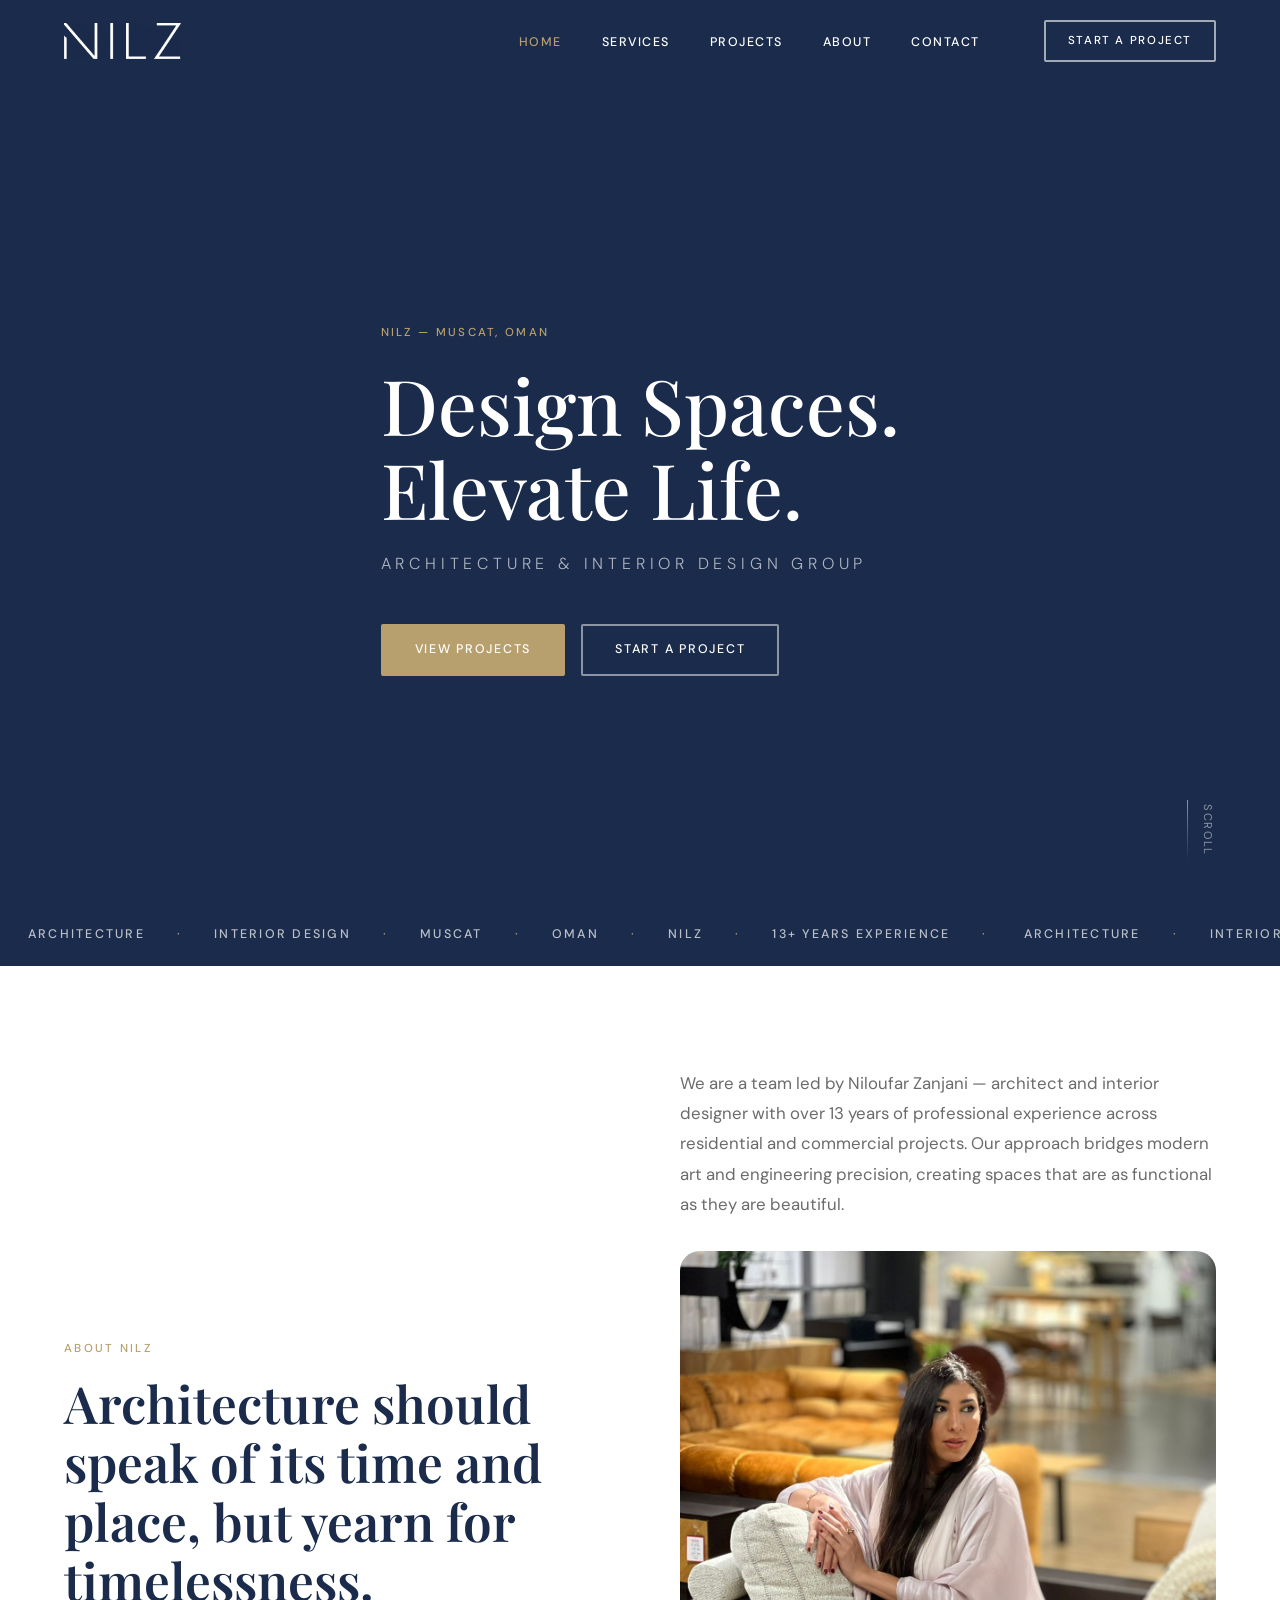
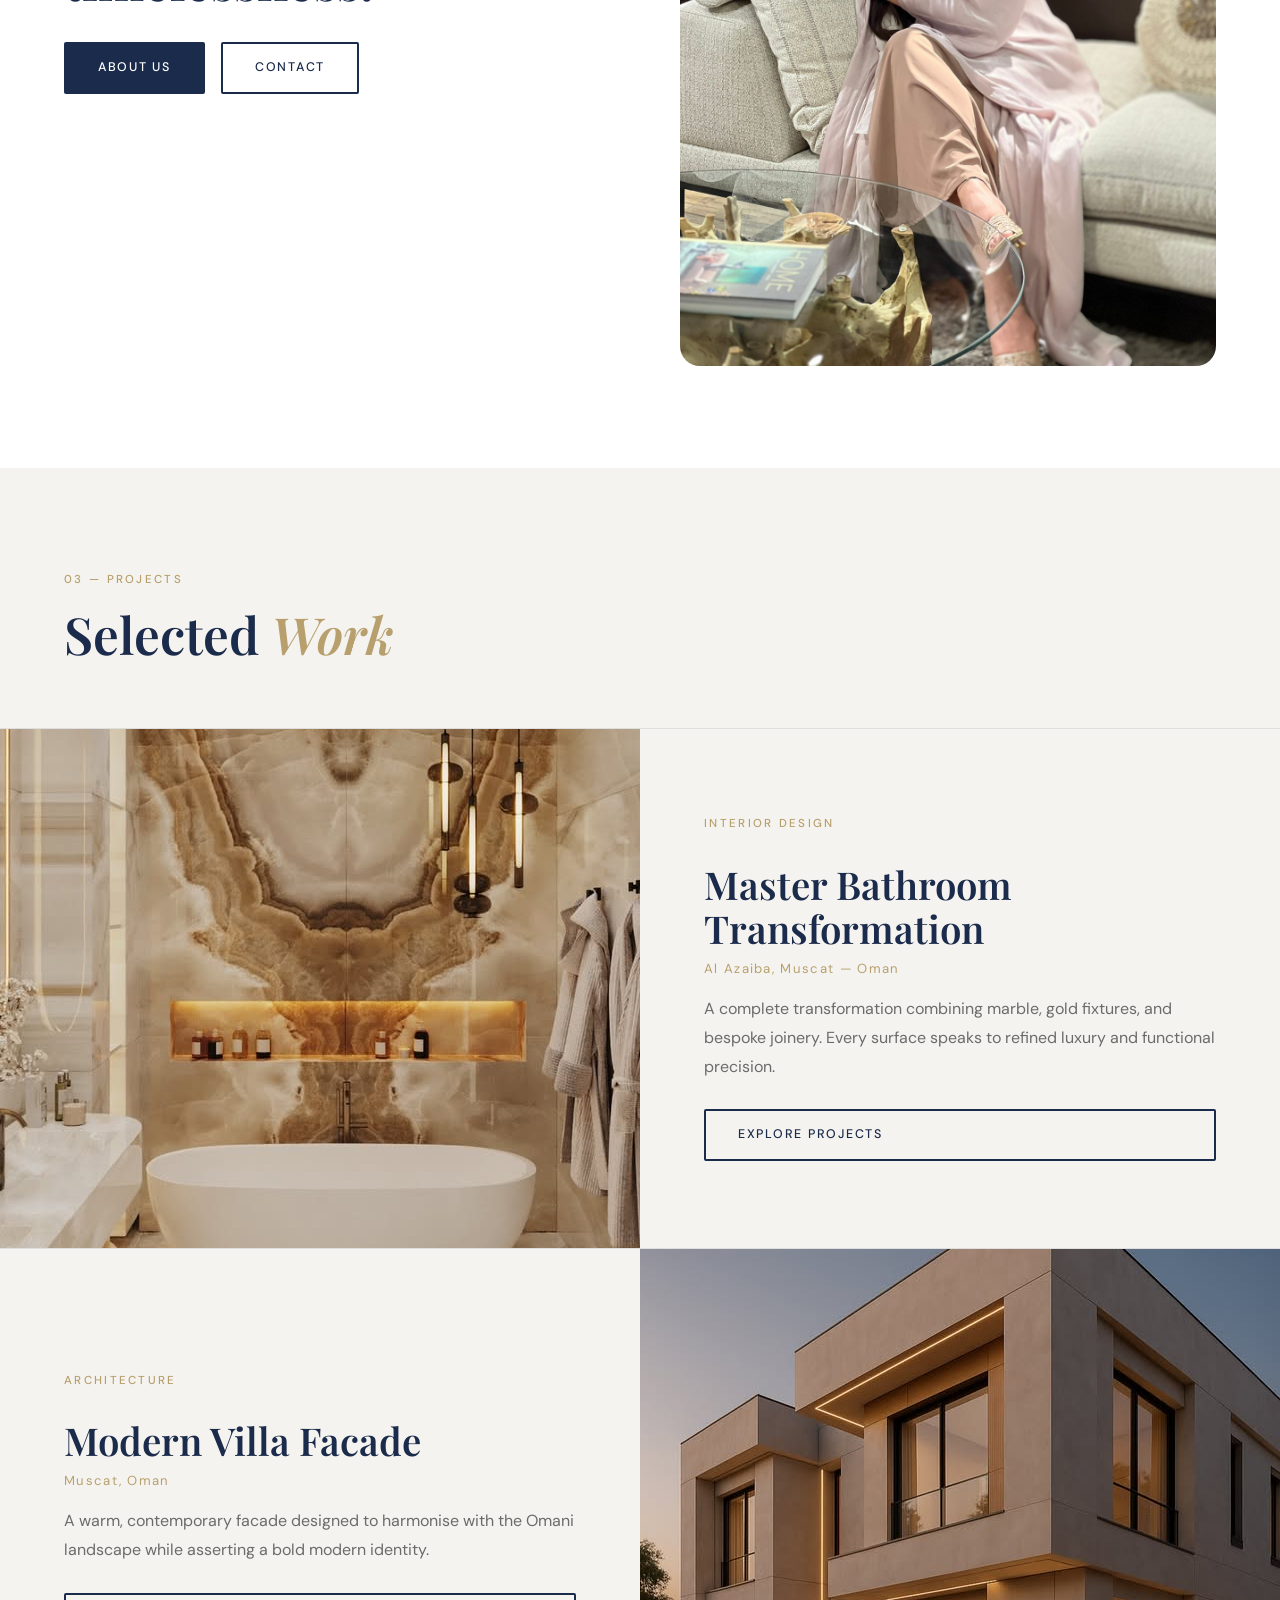
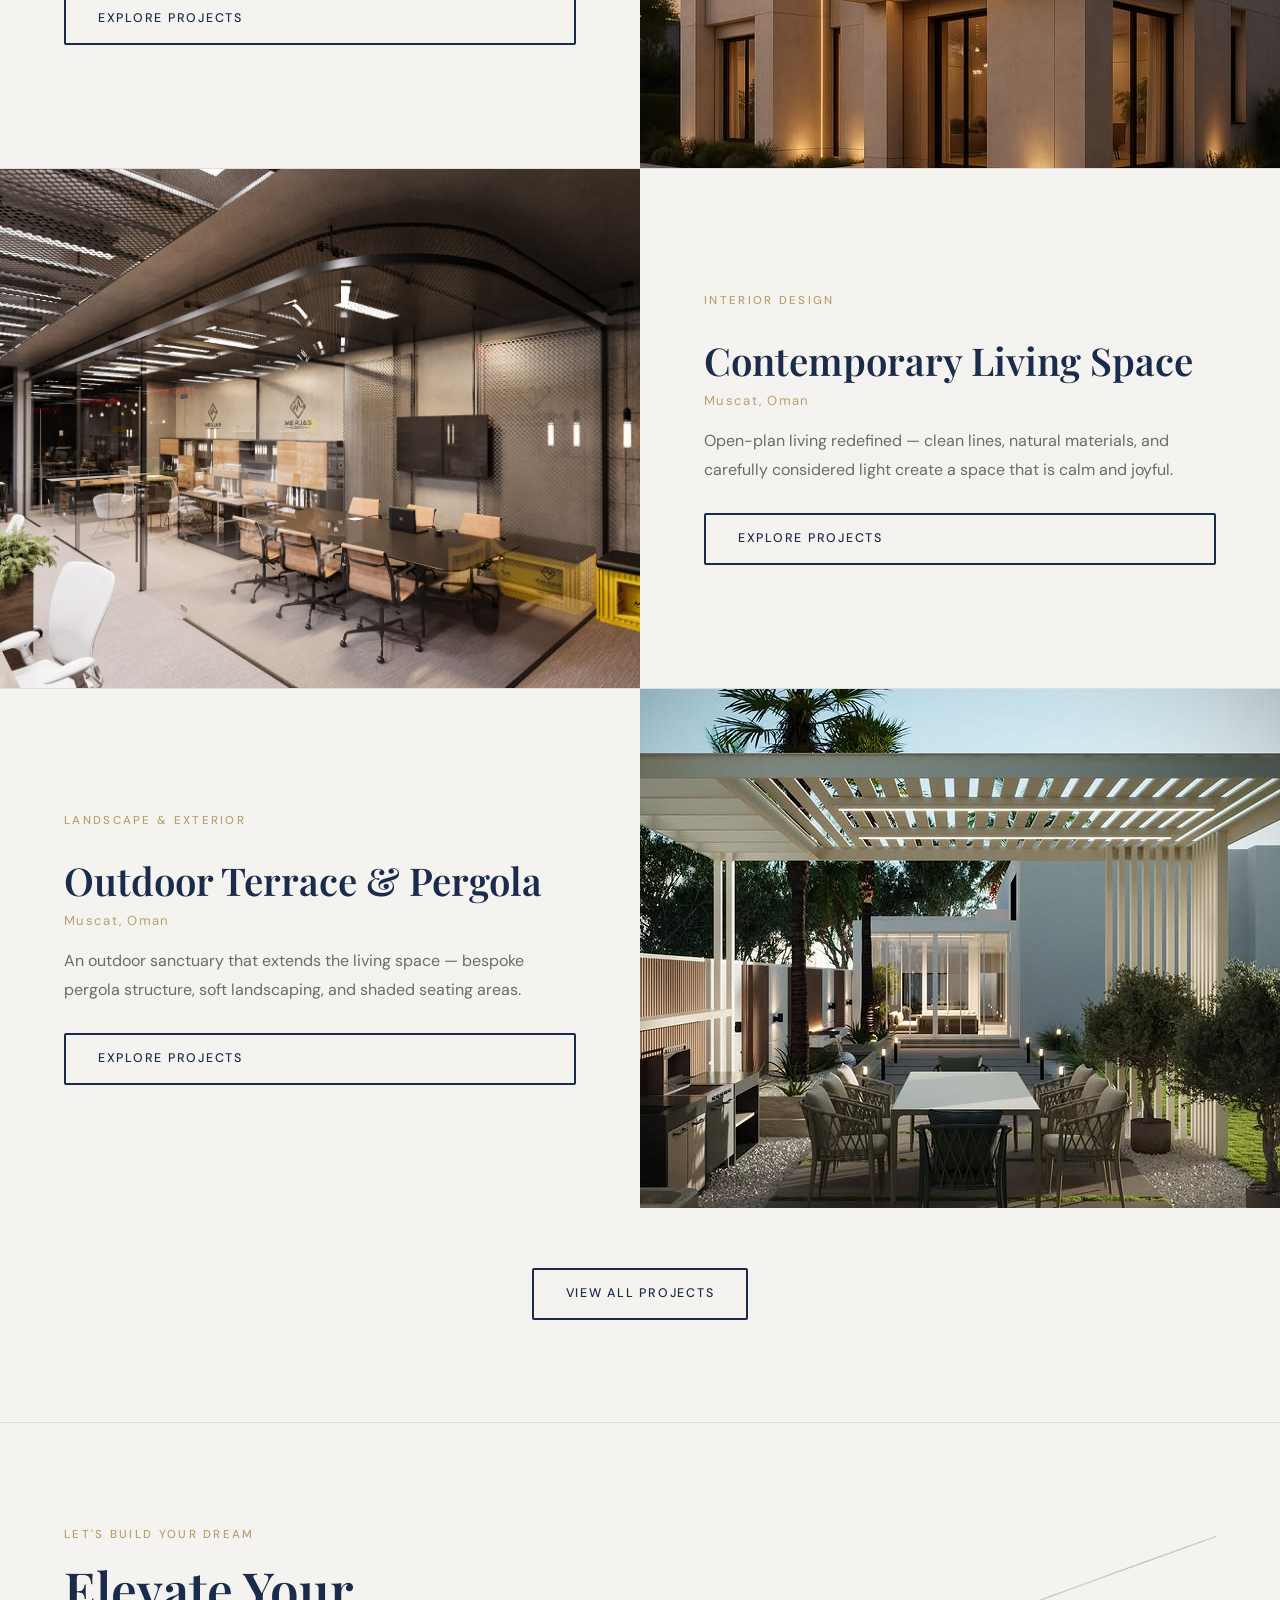
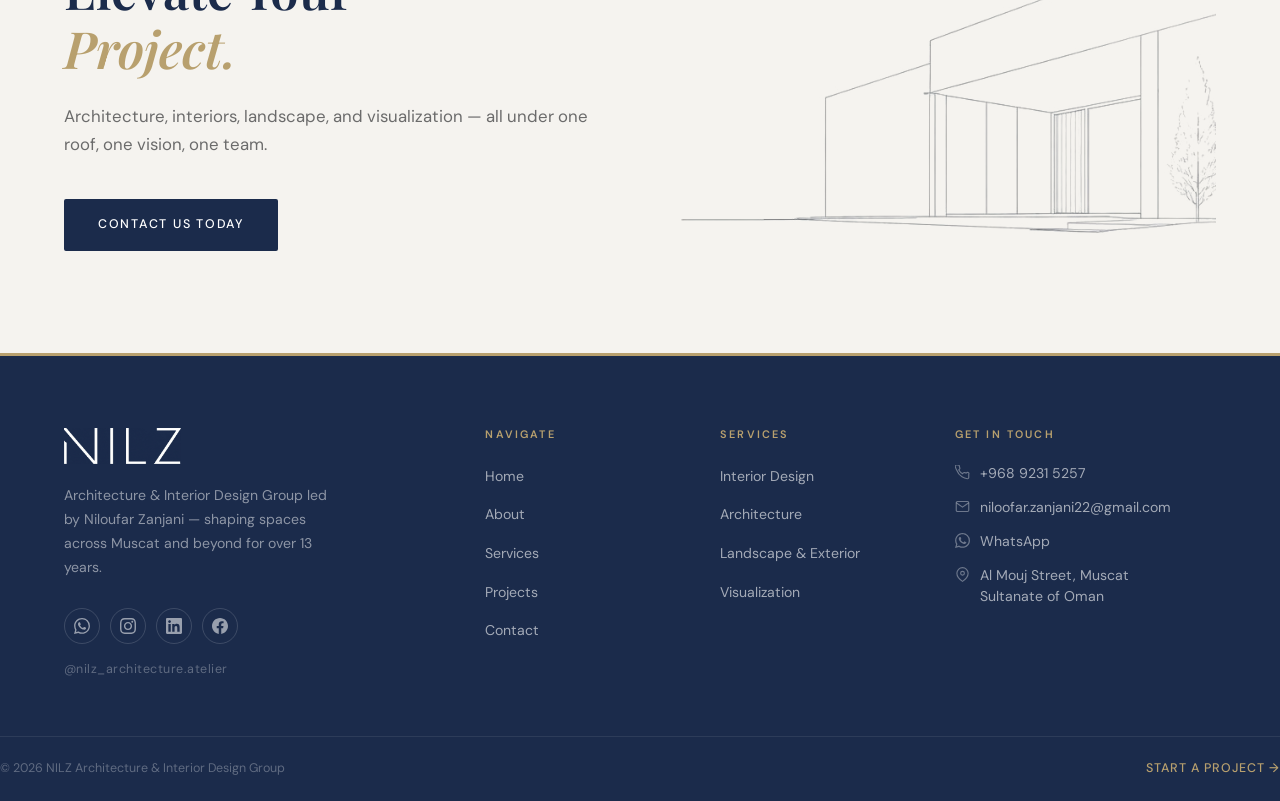
<file: index.html>
<!DOCTYPE html>
<html lang="en">
<head>
  <meta charset="UTF-8">
  <meta name="viewport" content="width=device-width, initial-scale=1.0">
  <title>NILZ — Architecture & Interior Design Group</title>
  <meta name="description" content="Niloufar Zanjani — Architect & Interior Designer based in Muscat, Oman.">
  <link rel="icon" type="image/png" href="assets/images/logo.png">
  <link rel="preconnect" href="https://fonts.googleapis.com">
  <link rel="preconnect" href="https://fonts.gstatic.com" crossorigin>
  <link href="https://fonts.googleapis.com/css2?family=Playfair+Display:ital,wght@0,500;0,600;1,500;1,600&family=DM+Sans:wght@300;400;500&display=swap" rel="stylesheet">
  <link rel="stylesheet" href="css/style.css">
</head>
<body class="hero-page">

  <!-- ── Hero ───────────────────────────── -->
  <section id="hero" class="hero-section">
    <video class="hero-video" autoplay muted loop playsinline>
      <source src="assets/images/hero.mp4" type="video/mp4">
    </video>
    <div class="hero-overlay"></div>
    <div class="hero-content container">
      <p class="hero-eyebrow fade-up">NILZ — Muscat, Oman</p>
      <h1 class="hero-headline display fade-up delay-1" data-cms="hero_headline">Design Spaces.<br>Elevate Life.</h1>
      <p class="hero-sub fade-up delay-2" data-cms="hero_sub">Architecture &amp; Interior Design Group</p>
      <div class="hero-actions fade-up delay-3">
        <a href="projects.html" class="btn btn--gold">View Projects</a>
        <a href="contact.html" class="btn btn--outline-light">Start a Project</a>
      </div>
    </div>
    <div class="hero-scroll-hint">
      <span>Scroll</span>
      <div class="hero-scroll-line"></div>
    </div>
  </section>

  <!-- ── Marquee ─────────────────────────── -->
  <div class="marquee-track" aria-hidden="true">
    <div class="marquee-inner">
      <span>Architecture</span><span class="marquee-dot">·</span>
      <span>Interior Design</span><span class="marquee-dot">·</span>
      <span>Muscat</span><span class="marquee-dot">·</span>
      <span>Oman</span><span class="marquee-dot">·</span>
      <span>NILZ</span><span class="marquee-dot">·</span>
      <span>13+ Years Experience</span><span class="marquee-dot">·</span>
    </div>
  </div>

  <!-- ── About teaser ────────────────────── -->
  <section class="section section--white about-teaser">
    <div class="container about-teaser__inner">
      <div class="about-teaser__left">
        <span class="section-tag">About NILZ</span>
        <h2 class="section-title fade-up" data-cms="about_quote">Architecture should speak of its time and place, but yearn for timelessness.</h2>
        <div class="about-teaser__actions fade-up delay-1">
          <a href="about.html" class="btn btn--solid">About Us</a>
          <a href="contact.html" class="btn btn--outline">Contact</a>
        </div>
      </div>
      <div class="about-teaser__right fade-up">
        <p data-cms="about_body">We are a team led by Niloufar Zanjani — architect and interior designer with over 13 years of professional experience.</p>
        <img src="assets/images/portrait.jpg" alt="Niloufar Zanjani" class="about-teaser__img">
      </div>
    </div>
  </section>

  <!-- ── Stacked project cards ───────────── -->
  <section class="section section--cream stacked-projects">
    <div class="container">
      <span class="section-tag">03 — Projects</span>
      <h2 class="section-title fade-up">Selected <em>Work</em></h2>
    </div>
    <div id="home-projects" class="stacked-projects__list"></div>
    <div class="container" style="text-align:center;margin-top:60px">
      <a href="projects.html" class="btn btn--outline fade-up">View All Projects</a>
    </div>
  </section>

  <!-- ── Rotating 360° ───────────────────── -->
  <div id="rotating-text-placeholder"></div>


  <script src="https://identity.netlify.com/v1/netlify-identity-widget.js"></script>
  <script>
    if (window.netlifyIdentity) {
      window.netlifyIdentity.on("init", user => {
        if (!user) window.netlifyIdentity.on("login", () => document.location.href = "/admin/");
      });
    }
  </script>
  <script type="module">
    import { initHeader } from './js/components/header.js';
    import { initFooter } from './js/components/footer.js';
    import { initRotatingText } from './js/components/rotating-text.js';
    import { renderHomeProjects, renderSiteContent } from './js/content.js';
    import { init as initMain } from './js/main.js';

    initHeader();
    initFooter();
    initRotatingText('#rotating-text-placeholder', {
      tag:            "Let's Build Your Dream",
      headline:       'Elevate Your',
      headlineEm:     'Project.',
      sub:            'Architecture, interiors, landscape, and visualization — all under one roof, one vision, one team.',
      ctaLabel:       'Contact Us Today',
      ctaHref:        'contact.html',
      decorativeImage:'assets/images/line-art-hero.png',
    });
    await renderHomeProjects('#home-projects');
    await renderSiteContent('home');
    initMain();
  </script>
</body>
</html>
</file>
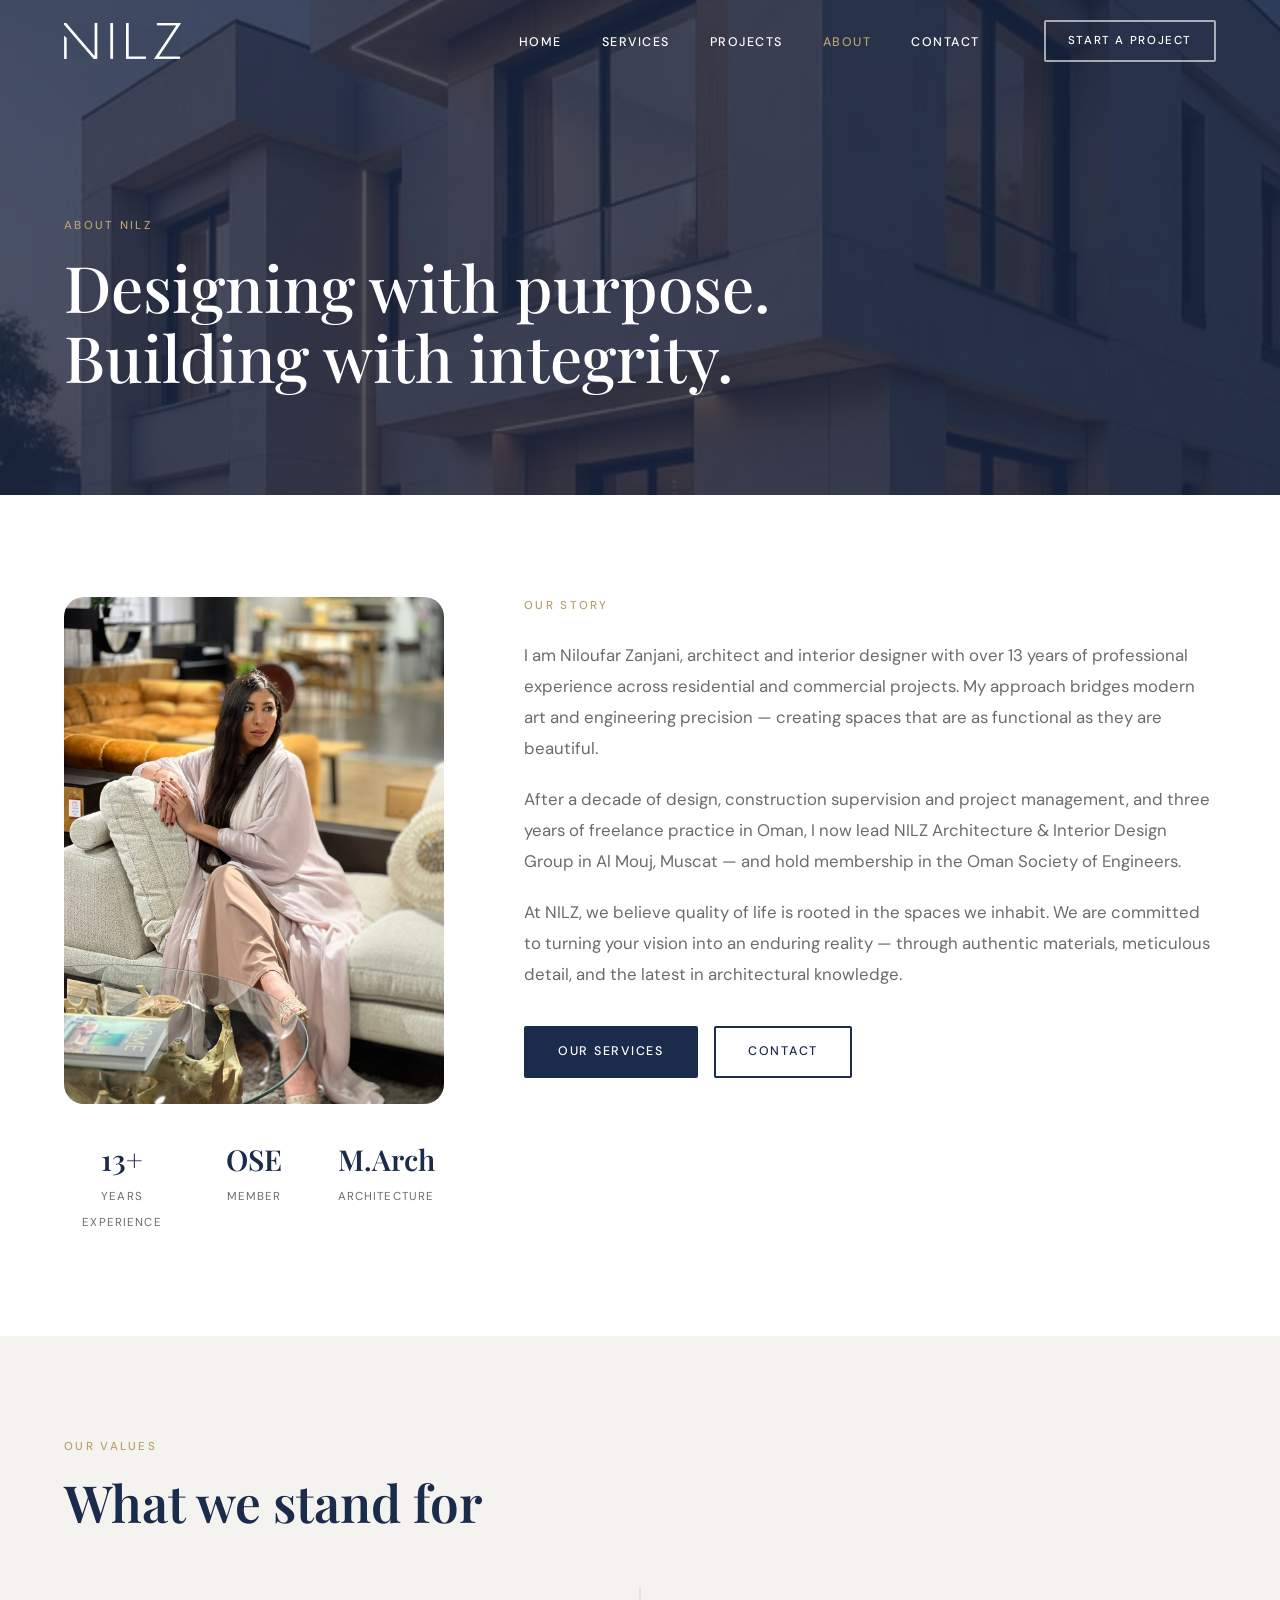
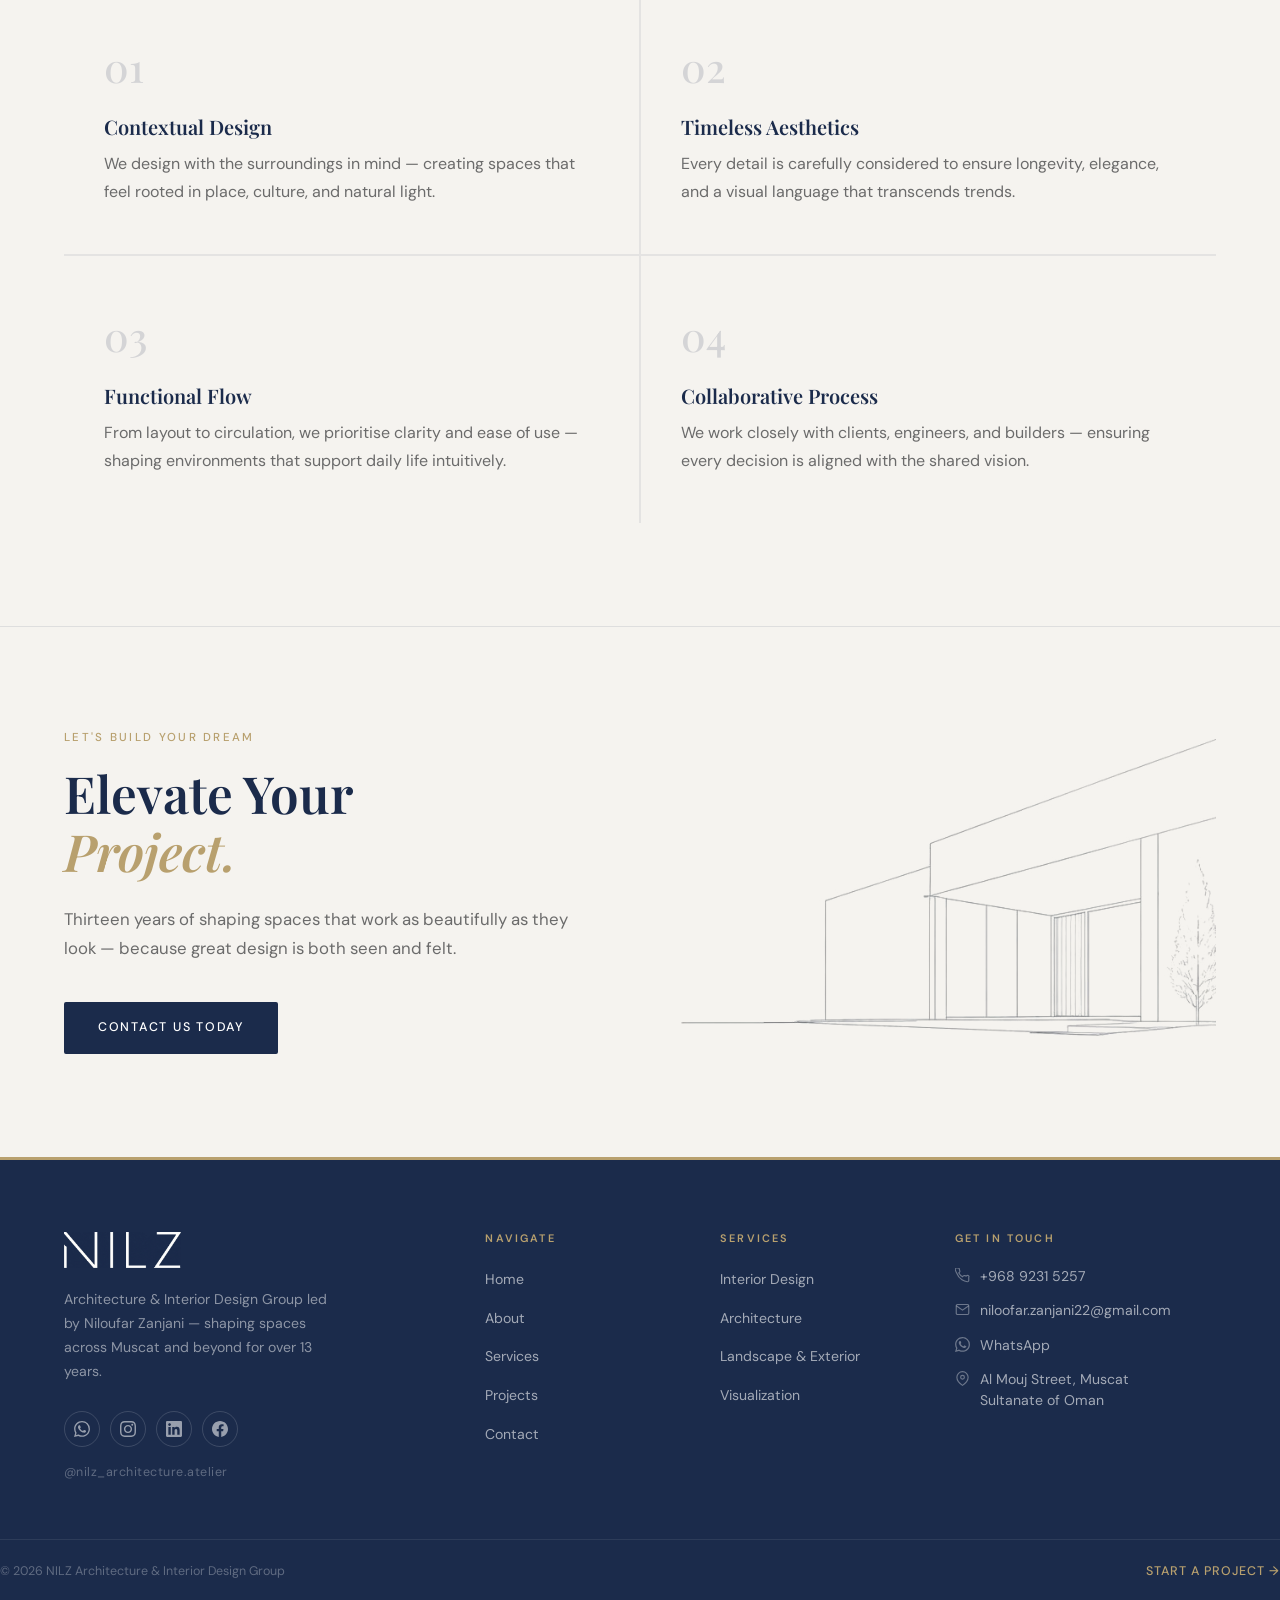
<file: about.html>
<!DOCTYPE html>
<html lang="en">
<head>
  <meta charset="UTF-8">
  <meta name="viewport" content="width=device-width, initial-scale=1.0">
  <title>About — NILZ Architecture & Interior Design Group</title>
  <link rel="icon" type="image/png" href="assets/images/logo.png">
  <link rel="preconnect" href="https://fonts.googleapis.com">
  <link rel="preconnect" href="https://fonts.gstatic.com" crossorigin>
  <link href="https://fonts.googleapis.com/css2?family=Playfair+Display:ital,wght@0,500;0,600;1,500;1,600&family=DM+Sans:wght@300;400;500&display=swap" rel="stylesheet">
  <link rel="stylesheet" href="css/style.css">
</head>
<body>

  <!-- ── Page hero ───────────────────────── -->
  <section class="page-hero">
    <img src="assets/images/project-2.jpg" alt="" class="page-hero__bg">
    <div class="page-hero__content">
      <span class="section-tag page-hero__tag">About NILZ</span>
      <h1 class="page-hero__title display" data-cms="hero_title">Designing with purpose.<br>Building with integrity.</h1>
    </div>
  </section>

  <!-- ── Bio ─────────────────────────────── -->
  <section class="section section--white about-bio">
    <div class="container about-bio__inner">
      <div class="about-bio__photo fade-up">
        <img src="assets/images/portrait.jpg" alt="Niloufar Zanjani" class="about-bio__img">
        <div class="about-bio__stats">
          <div class="stat-item"><span class="stat-number">13+</span><span class="stat-label">Years Experience</span></div>
          <div class="stat-item"><span class="stat-number">OSE</span><span class="stat-label">Member</span></div>
          <div class="stat-item"><span class="stat-number">M.Arch</span><span class="stat-label">Architecture</span></div>
        </div>
      </div>
      <div class="about-bio__text">
        <span class="section-tag">Our Story</span>
        <p class="fade-up" data-cms="bio_1">I am Niloufar Zanjani, architect and interior designer with over 13 years of professional experience.</p>
        <p class="fade-up delay-1" data-cms="bio_2">After a decade of design, construction supervision and project management, and three years of freelance practice in Oman, I now lead NILZ Architecture & Interior Design Group in Al Mouj, Muscat.</p>
        <p class="fade-up delay-2" data-cms="bio_3">At NILZ, we believe quality of life is rooted in the spaces we inhabit.</p>
        <div style="display:flex;gap:16px;margin-top:36px" class="fade-up delay-3">
          <a href="services.html" class="btn btn--solid">Our Services</a>
          <a href="contact.html" class="btn btn--outline">Contact</a>
        </div>
      </div>
    </div>
  </section>

  <!-- ── Values ──────────────────────────── -->
  <section class="section section--cream values-section">
    <div class="container">
      <span class="section-tag">Our Values</span>
      <h2 class="section-title fade-up">What we stand for</h2>
      <div class="values-grid" id="values-grid">
        <!-- rendered by content.js -->
      </div>
    </div>
  </section>

  <!-- ── Rotating 360° ───────────────────── -->
  <div id="rotating-text-placeholder"></div>


  <script src="https://identity.netlify.com/v1/netlify-identity-widget.js"></script>
  <script>
    if (window.netlifyIdentity) {
      window.netlifyIdentity.on("init", user => {
        if (!user) window.netlifyIdentity.on("login", () => document.location.href = "/admin/");
      });
    }
  </script>
  <script type="module">
    import { initHeader } from './js/components/header.js';
    import { initFooter } from './js/components/footer.js';
    import { initRotatingText } from './js/components/rotating-text.js';
    import { loadSite, renderSiteContent } from './js/content.js';
    import { init as initMain } from './js/main.js';

    initHeader();
    initFooter();
    initRotatingText('#rotating-text-placeholder', {
      tag:            "Let's Build Your Dream",
      headline:       'Elevate Your',
      headlineEm:     'Project.',
      sub:            'Thirteen years of shaping spaces that work as beautifully as they look — because great design is both seen and felt.',
      ctaLabel:       'Contact Us Today',
      ctaHref:        'contact.html',
      decorativeImage:'assets/images/line-art-hero.png',
    });

    // Render values from site.json
    const site = await loadSite();
    const values = site.about.values;
    document.getElementById('values-grid').innerHTML = values.map(v => `
      <div class="value-card fade-up">
        <span class="value-number">${v.number}</span>
        <h3 class="value-title">${v.title}</h3>
        <p class="value-body">${v.body}</p>
      </div>`).join('');

    await renderSiteContent('about');
    initMain();
  </script>
</body>
</html>
</file>
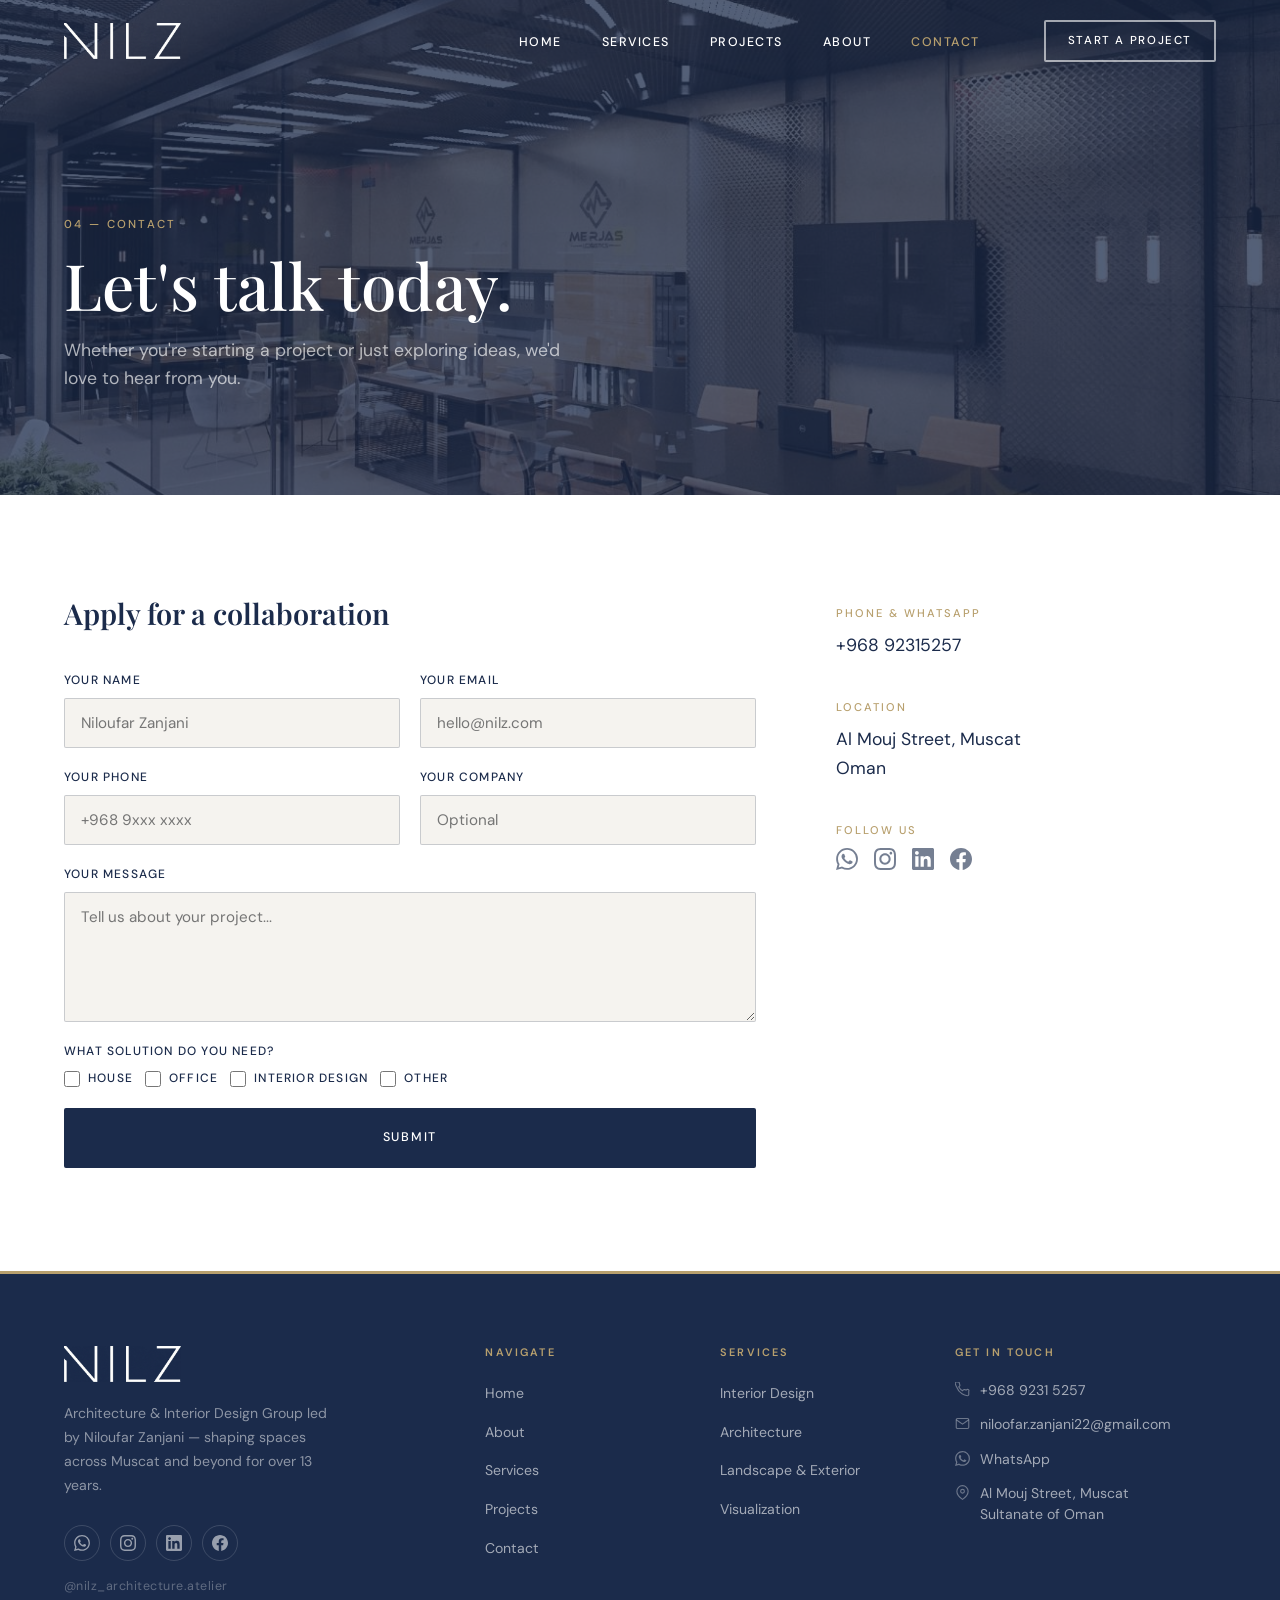
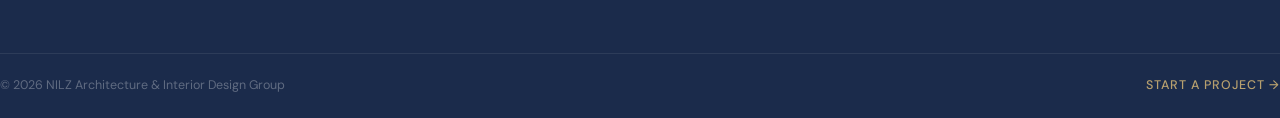
<file: contact.html>
<!DOCTYPE html>
<html lang="en">
<head>
  <meta charset="UTF-8">
  <meta name="viewport" content="width=device-width, initial-scale=1.0">
  <title>Contact — NILZ Architecture & Interior Design Group</title>
  <link rel="icon" type="image/png" href="assets/images/logo.png">
  <link rel="preconnect" href="https://fonts.googleapis.com">
  <link rel="preconnect" href="https://fonts.gstatic.com" crossorigin>
  <link href="https://fonts.googleapis.com/css2?family=Playfair+Display:ital,wght@0,500;0,600;1,500;1,600&family=DM+Sans:wght@300;400;500&display=swap" rel="stylesheet">
  <link rel="stylesheet" href="css/style.css">
</head>
<body>

  <section class="page-hero">
    <img src="assets/images/project-3.jpg" alt="" class="page-hero__bg">
    <div class="page-hero__content">
      <span class="section-tag page-hero__tag">04 — Contact</span>
      <h1 class="page-hero__title display" data-cms="hero_title">Let's talk today.</h1>
      <p style="color:rgba(255,255,255,0.65);font-size:1.1rem;margin-top:16px;max-width:500px" data-cms="hero_sub">Whether you're starting a project or just exploring ideas, we'd love to hear from you.</p>
    </div>
  </section>

  <section class="section section--white contact-section">
    <div class="container contact-inner">
      <!-- Form -->
      <div class="contact-form-wrap fade-up">
        <h2 class="contact-form__title">Apply for a collaboration</h2>
        <form class="contact-form" name="contact" method="POST" data-netlify="true">
          <input type="hidden" name="form-name" value="contact">
          <div class="form-row">
            <div class="form-group">
              <label for="name">Your name</label>
              <input type="text" id="name" name="name" required placeholder="Niloufar Zanjani">
            </div>
            <div class="form-group">
              <label for="email">Your email</label>
              <input type="email" id="email" name="email" required placeholder="hello@nilz.com">
            </div>
          </div>
          <div class="form-row">
            <div class="form-group">
              <label for="phone">Your phone</label>
              <input type="tel" id="phone" name="phone" placeholder="+968 9xxx xxxx">
            </div>
            <div class="form-group">
              <label for="company">Your company</label>
              <input type="text" id="company" name="company" placeholder="Optional">
            </div>
          </div>
          <div class="form-group">
            <label for="message">Your message</label>
            <textarea id="message" name="message" rows="5" required placeholder="Tell us about your project..."></textarea>
          </div>
          <div class="form-group">
            <label>What solution do you need?</label>
            <div class="form-checks">
              <label class="check-label"><input type="checkbox" name="type" value="House"> House</label>
              <label class="check-label"><input type="checkbox" name="type" value="Office"> Office</label>
              <label class="check-label"><input type="checkbox" name="type" value="Interior Design"> Interior Design</label>
              <label class="check-label"><input type="checkbox" name="type" value="Other"> Other</label>
            </div>
          </div>
          <button type="submit" class="btn btn--solid" style="width:100%;justify-content:center;padding:18px">Submit</button>
        </form>
      </div>
      <!-- Info -->
      <div class="contact-info fade-up delay-1">
        <div class="contact-info__item">
          <span class="contact-info__label">Phone &amp; WhatsApp</span>
          <a href="tel:+96892315257" class="contact-info__value" data-cms="phone">+968 92315257</a>
        </div>
        <div class="contact-info__item">
          <span class="contact-info__label">Location</span>
          <span class="contact-info__value">Al Mouj Street, Muscat<br>Oman</span>
        </div>
        <div class="contact-info__item">
          <span class="contact-info__label">Follow Us</span>
          <div class="contact-socials">
            <a href="https://api.whatsapp.com/send?phone=96892315257" target="_blank" rel="noopener" class="contact-social-link" aria-label="WhatsApp">
              <svg viewBox="0 0 24 24" fill="currentColor"><path d="M17.472 14.382c-.297-.149-1.758-.867-2.03-.967-.273-.099-.471-.148-.67.15-.197.297-.767.966-.94 1.164-.173.199-.347.223-.644.075-.297-.15-1.255-.463-2.39-1.475-.883-.788-1.48-1.761-1.653-2.059-.173-.297-.018-.458.13-.606.134-.133.298-.347.446-.52.149-.174.198-.298.298-.497.099-.198.05-.371-.025-.52-.075-.149-.669-1.612-.916-2.207-.242-.579-.487-.5-.669-.51-.173-.008-.371-.01-.57-.01-.198 0-.52.074-.792.372-.272.297-1.04 1.016-1.04 2.479 0 1.462 1.065 2.875 1.213 3.074.149.198 2.096 3.2 5.077 4.487.709.306 1.262.489 1.694.625.712.227 1.36.195 1.871.118.571-.085 1.758-.719 2.006-1.413.248-.694.248-1.289.173-1.413-.074-.124-.272-.198-.57-.347m-5.421 7.403h-.004a9.87 9.87 0 01-5.031-1.378l-.361-.214-3.741.982.998-3.648-.235-.374a9.86 9.86 0 01-1.51-5.26c.001-5.45 4.436-9.884 9.888-9.884 2.64 0 5.122 1.03 6.988 2.898a9.825 9.825 0 012.893 6.994c-.003 5.45-4.437 9.884-9.885 9.884m8.413-18.297A11.815 11.815 0 0012.05 0C5.495 0 .16 5.335.157 11.892c0 2.096.547 4.142 1.588 5.945L.057 24l6.305-1.654a11.882 11.882 0 005.683 1.448h.005c6.554 0 11.89-5.335 11.893-11.893a11.821 11.821 0 00-3.48-8.413z"/></svg>
            </a>
            <a href="https://www.instagram.com/nilz_architecture.atelier" target="_blank" rel="noopener" class="contact-social-link" aria-label="Instagram">
              <svg viewBox="0 0 24 24" fill="currentColor"><path d="M12 2.163c3.204 0 3.584.012 4.85.07 3.252.148 4.771 1.691 4.919 4.919.058 1.265.069 1.645.069 4.849 0 3.205-.012 3.584-.069 4.849-.149 3.225-1.664 4.771-4.919 4.919-1.266.058-1.644.07-4.85.07-3.204 0-3.584-.012-4.849-.07-3.26-.149-4.771-1.699-4.919-4.92-.058-1.265-.07-1.644-.07-4.849 0-3.204.013-3.583.07-4.849.149-3.227 1.664-4.771 4.919-4.919 1.266-.057 1.645-.069 4.849-.069zm0-2.163c-3.259 0-3.667.014-4.947.072-4.358.2-6.78 2.618-6.98 6.98-.059 1.281-.073 1.689-.073 4.948 0 3.259.014 3.668.072 4.948.2 4.358 2.618 6.78 6.98 6.98 1.281.058 1.689.072 4.948.072 3.259 0 3.668-.014 4.948-.072 4.354-.2 6.782-2.618 6.979-6.98.059-1.28.073-1.689.073-4.948 0-3.259-.014-3.667-.072-4.947-.196-4.354-2.617-6.78-6.979-6.98-1.281-.059-1.69-.073-4.949-.073zm0 5.838c-3.403 0-6.162 2.759-6.162 6.162s2.759 6.163 6.162 6.163 6.162-2.759 6.162-6.163c0-3.403-2.759-6.162-6.162-6.162zm0 10.162c-2.209 0-4-1.79-4-4 0-2.209 1.791-4 4-4s4 1.791 4 4c0 2.21-1.791 4-4 4zm6.406-11.845c-.796 0-1.441.645-1.441 1.44s.645 1.44 1.441 1.44c.795 0 1.439-.645 1.439-1.44s-.644-1.44-1.439-1.44z"/></svg>
            </a>
            <a href="https://www.linkedin.com/in/niloufar-zanjani-2888a4271" target="_blank" rel="noopener" class="contact-social-link" aria-label="LinkedIn">
              <svg viewBox="0 0 24 24" fill="currentColor"><path d="M20.447 20.452h-3.554v-5.569c0-1.328-.027-3.037-1.852-3.037-1.853 0-2.136 1.445-2.136 2.939v5.667H9.351V9h3.414v1.561h.046c.477-.9 1.637-1.85 3.37-1.85 3.601 0 4.267 2.37 4.267 5.455v6.286zM5.337 7.433c-1.144 0-2.063-.926-2.063-2.065 0-1.138.92-2.063 2.063-2.063 1.14 0 2.064.925 2.064 2.063 0 1.139-.925 2.065-2.064 2.065zm1.782 13.019H3.555V9h3.564v11.452zM22.225 0H1.771C.792 0 0 .774 0 1.729v20.542C0 23.227.792 24 1.771 24h20.451C23.2 24 24 23.227 24 22.271V1.729C24 .774 23.2 0 22.222 0h.003z"/></svg>
            </a>
            <a href="https://www.facebook.com/share/1Hh7Pq64TZ/?mibextid=wwXIfr" target="_blank" rel="noopener" class="contact-social-link" aria-label="Facebook">
              <svg viewBox="0 0 24 24" fill="currentColor"><path d="M24 12.073c0-6.627-5.373-12-12-12s-12 5.373-12 12c0 5.99 4.388 10.954 10.125 11.854v-8.385H7.078v-3.47h3.047V9.43c0-3.007 1.792-4.669 4.533-4.669 1.312 0 2.686.235 2.686.235v2.953H15.83c-1.491 0-1.956.925-1.956 1.874v2.25h3.328l-.532 3.47h-2.796v8.385C19.612 23.027 24 18.062 24 12.073z"/></svg>
            </a>
          </div>
        </div>
      </div>
    </div>
  </section>

  <script src="https://identity.netlify.com/v1/netlify-identity-widget.js"></script>
  <script>
    if (window.netlifyIdentity) {
      window.netlifyIdentity.on("init", user => {
        if (!user) window.netlifyIdentity.on("login", () => document.location.href = "/admin/");
      });
    }
  </script>
  <script type="module">
    import { initHeader } from './js/components/header.js';
    import { initFooter } from './js/components/footer.js';
    import { renderSiteContent } from './js/content.js';
    import { init as initMain } from './js/main.js';

    initHeader();
    initFooter();
    await renderSiteContent('contact');
    initMain();
  </script>
</body>
</html>
</file>
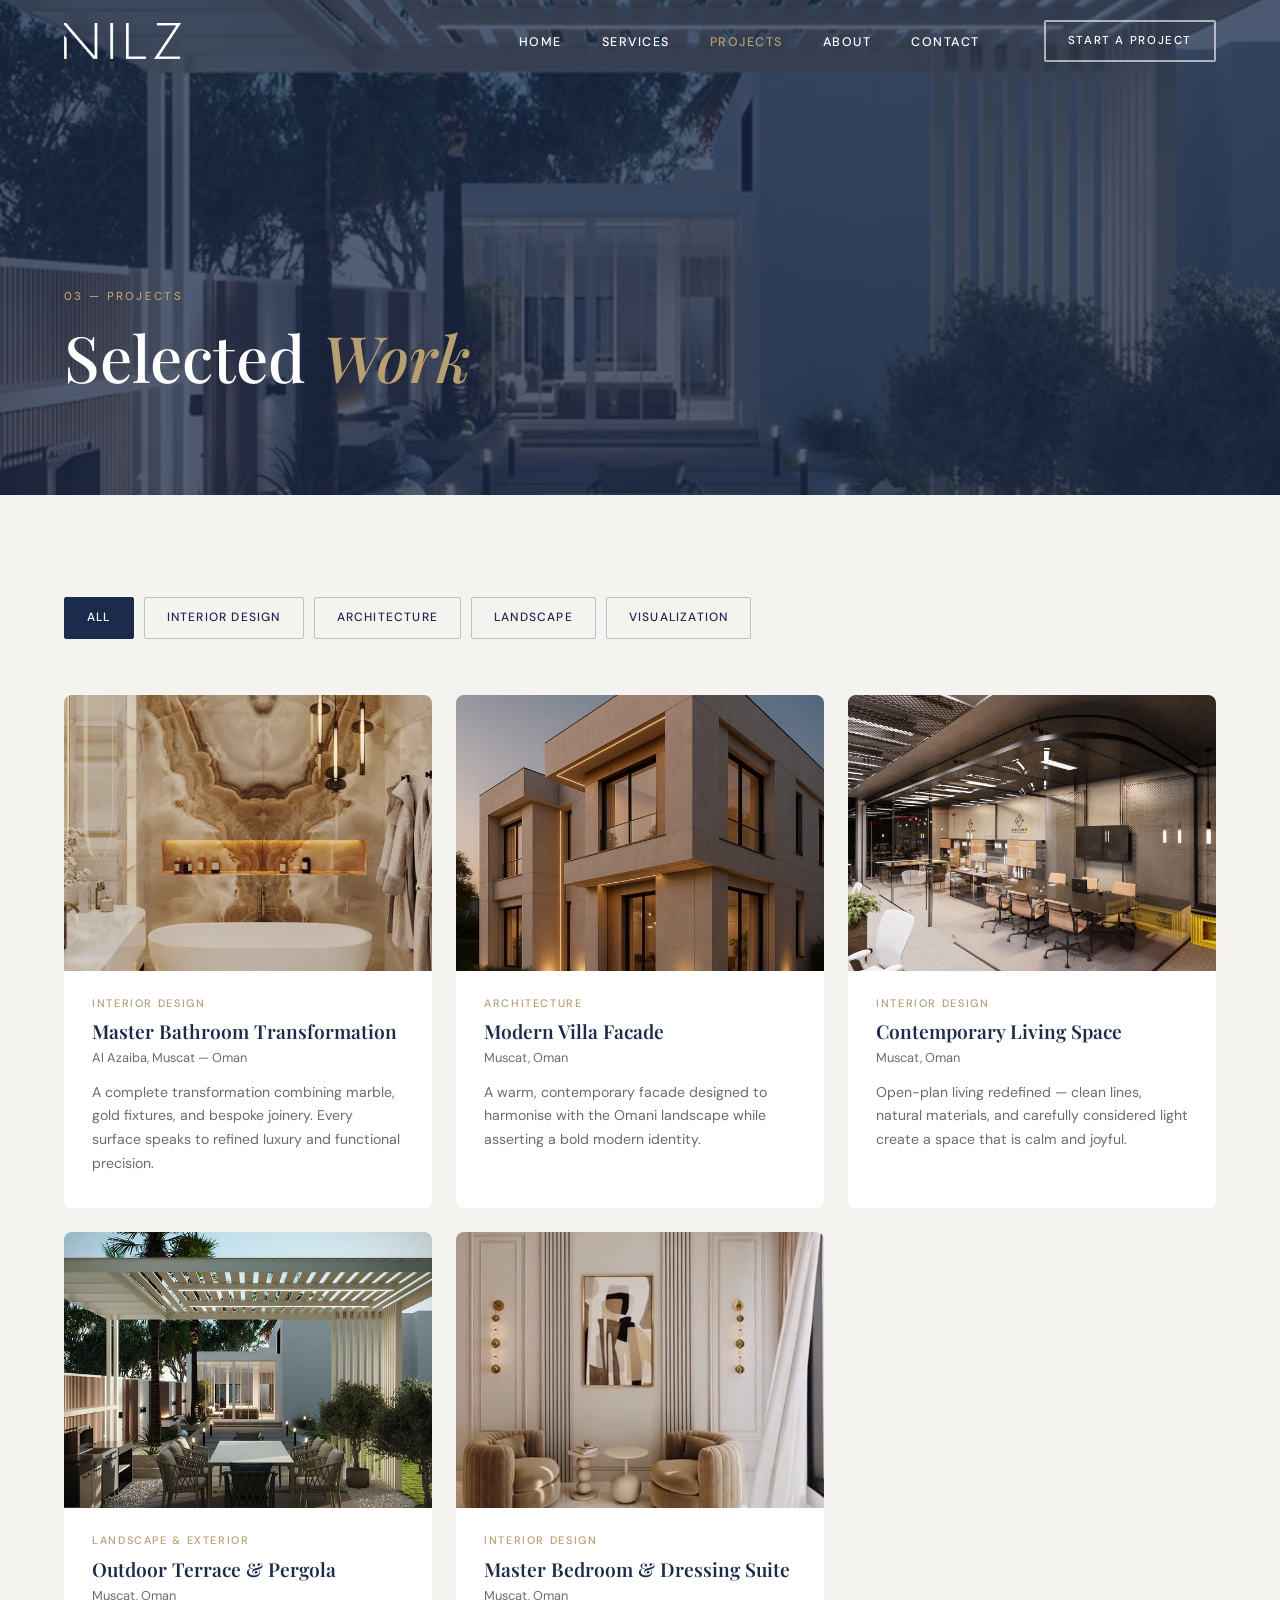
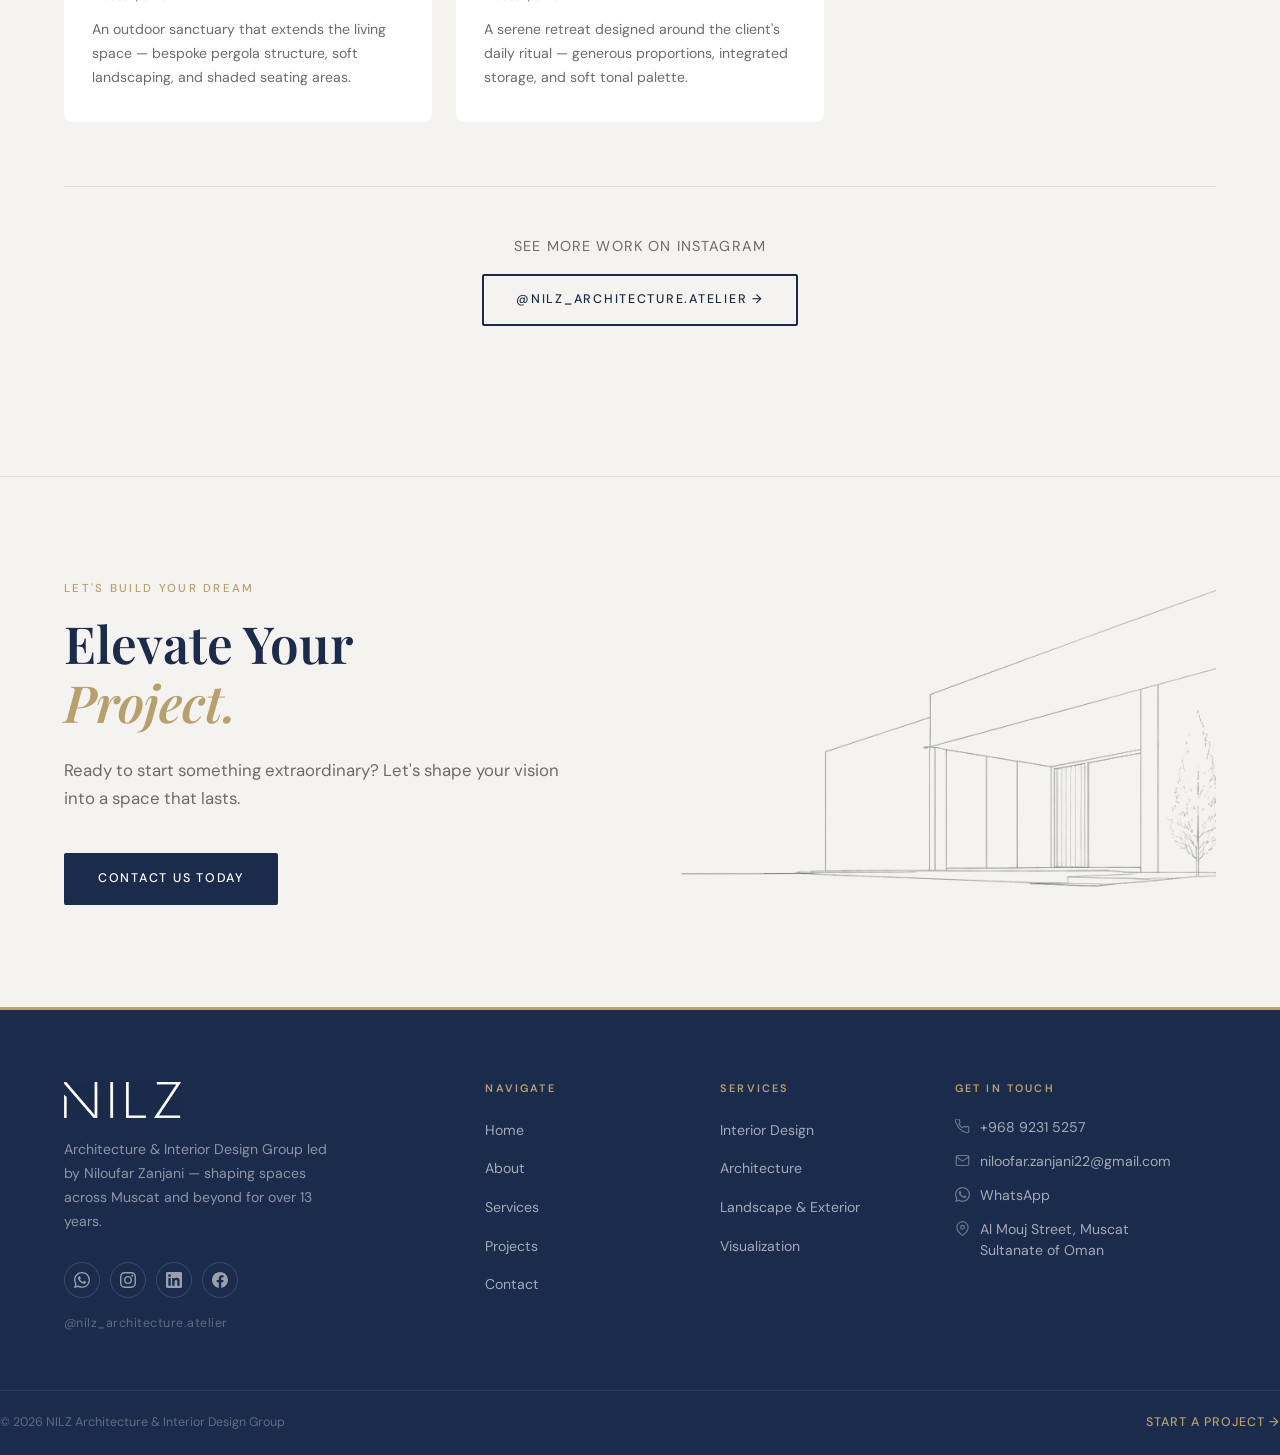
<file: projects.html>
<!DOCTYPE html>
<html lang="en">
<head>
  <meta charset="UTF-8">
  <meta name="viewport" content="width=device-width, initial-scale=1.0">
  <title>Projects — NILZ Architecture & Interior Design Group</title>
  <link rel="icon" type="image/png" href="assets/images/logo.png">
  <link rel="preconnect" href="https://fonts.googleapis.com">
  <link rel="preconnect" href="https://fonts.gstatic.com" crossorigin>
  <link href="https://fonts.googleapis.com/css2?family=Playfair+Display:ital,wght@0,500;0,600;1,500;1,600&family=DM+Sans:wght@300;400;500&display=swap" rel="stylesheet">
  <link rel="stylesheet" href="css/style.css">
</head>
<body>

  <section class="page-hero">
    <img src="assets/images/project-4.jpg" alt="" class="page-hero__bg">
    <div class="page-hero__content">
      <span class="section-tag page-hero__tag">03 — Projects</span>
      <h1 class="page-hero__title display">Selected <em>Work</em></h1>
    </div>
  </section>

  <section class="section section--cream">
    <div class="container">
      <!-- Filter bar -->
      <div class="filter-bar fade-up">
        <button class="filter-btn active" data-filter="All">All</button>
        <button class="filter-btn" data-filter="Interior Design">Interior Design</button>
        <button class="filter-btn" data-filter="Architecture">Architecture</button>
        <button class="filter-btn" data-filter="Landscape & Exterior">Landscape</button>
        <button class="filter-btn" data-filter="Visualization">Visualization</button>
      </div>
      <!-- Project grid -->
      <div id="projects-grid" class="projects-grid"></div>
      <!-- Instagram CTA -->
      <div class="projects-instagram fade-up">
        <p>See more work on Instagram</p>
        <a href="https://www.instagram.com/nilz_architecture.atelier" target="_blank" rel="noopener" class="btn btn--outline">
          @nilz_architecture.atelier →
        </a>
      </div>
    </div>
  </section>

  <div id="rotating-text-placeholder"></div>

  <script src="https://identity.netlify.com/v1/netlify-identity-widget.js"></script>
  <script>
    if (window.netlifyIdentity) {
      window.netlifyIdentity.on("init", user => {
        if (!user) window.netlifyIdentity.on("login", () => document.location.href = "/admin/");
      });
    }
  </script>
  <script type="module">
    import { initHeader } from './js/components/header.js';
    import { initFooter } from './js/components/footer.js';
    import { initRotatingText } from './js/components/rotating-text.js';
    import { renderProjectsGrid } from './js/content.js';
    import { init as initMain } from './js/main.js';

    initHeader();
    initFooter();
    initRotatingText('#rotating-text-placeholder', {
      tag:            "Let's Build Your Dream",
      headline:       'Elevate Your',
      headlineEm:     'Project.',
      sub:            'Ready to start something extraordinary? Let\'s shape your vision into a space that lasts.',
      ctaLabel:       'Contact Us Today',
      ctaHref:        'contact.html',
      decorativeImage:'assets/images/line-art-hero.png',
    });
    await renderProjectsGrid('#projects-grid', '.filter-btn');
    initMain();
  </script>
</body>
</html>
</file>
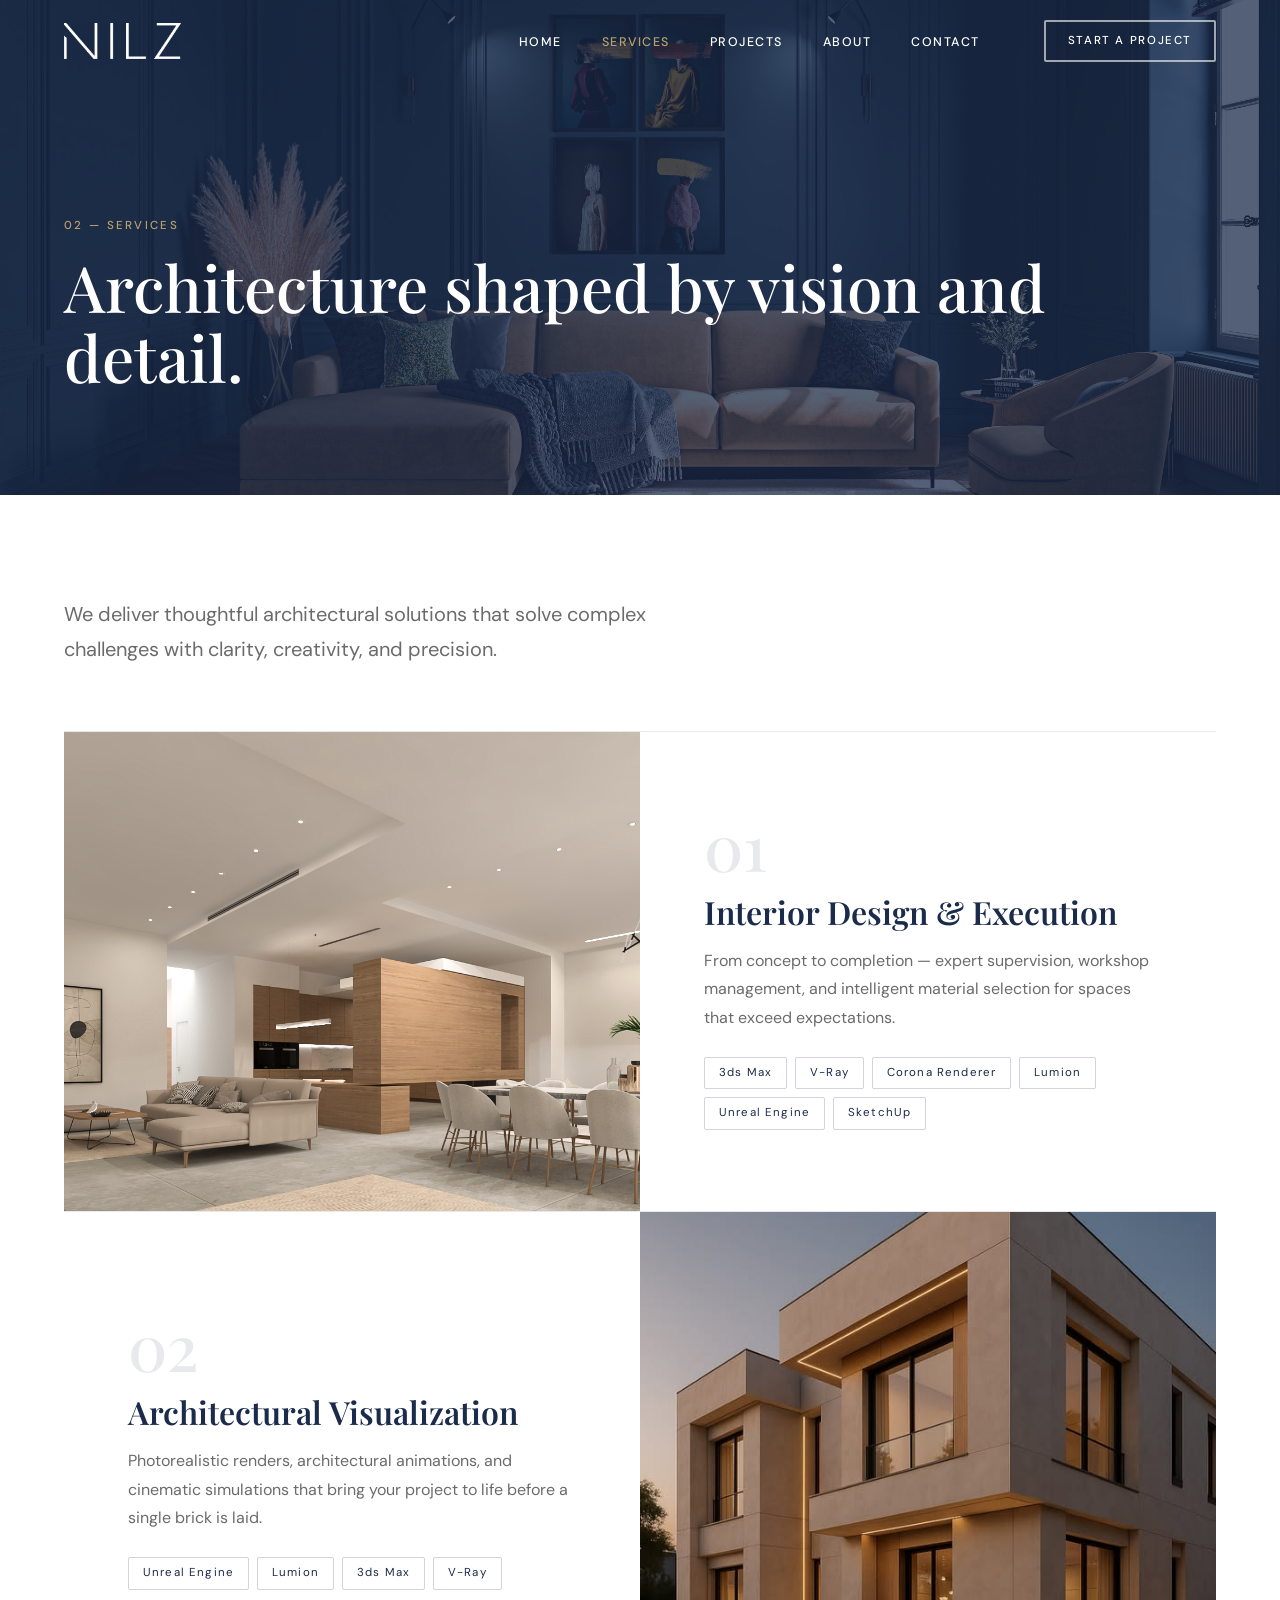
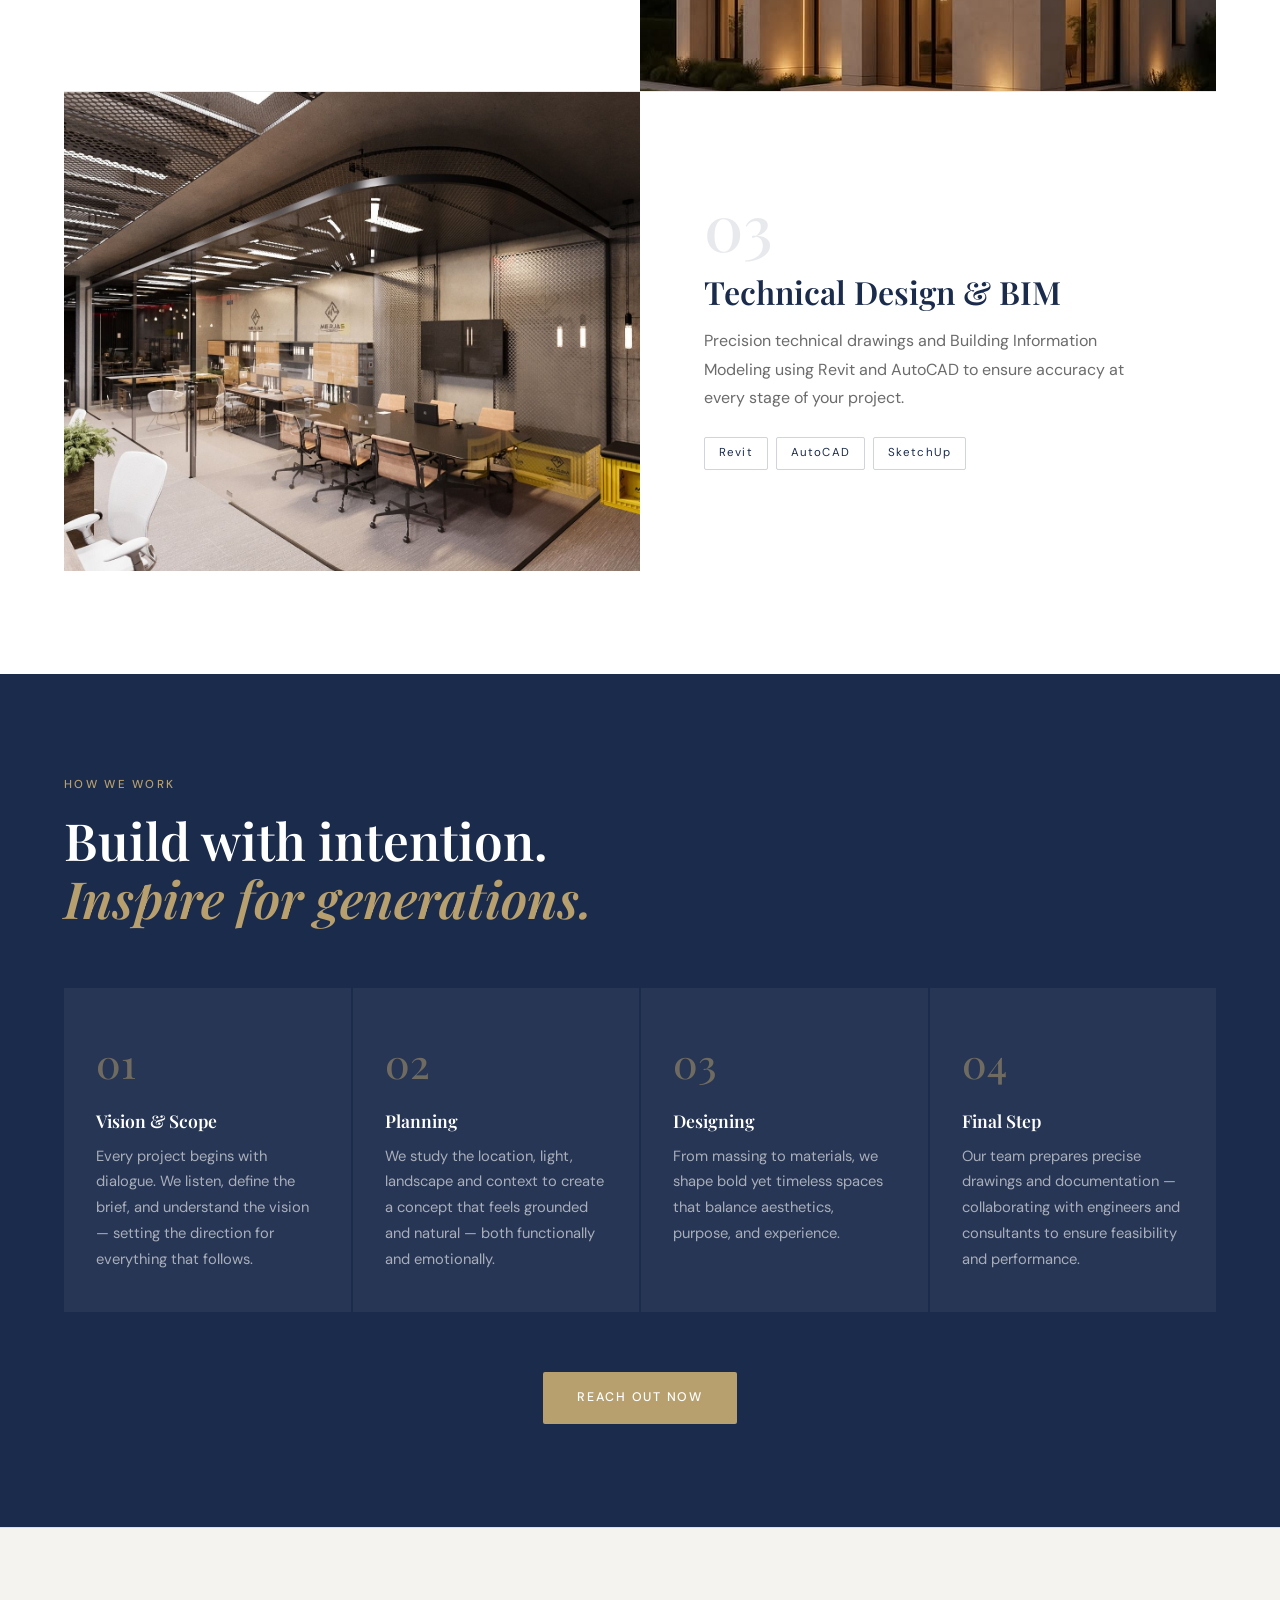
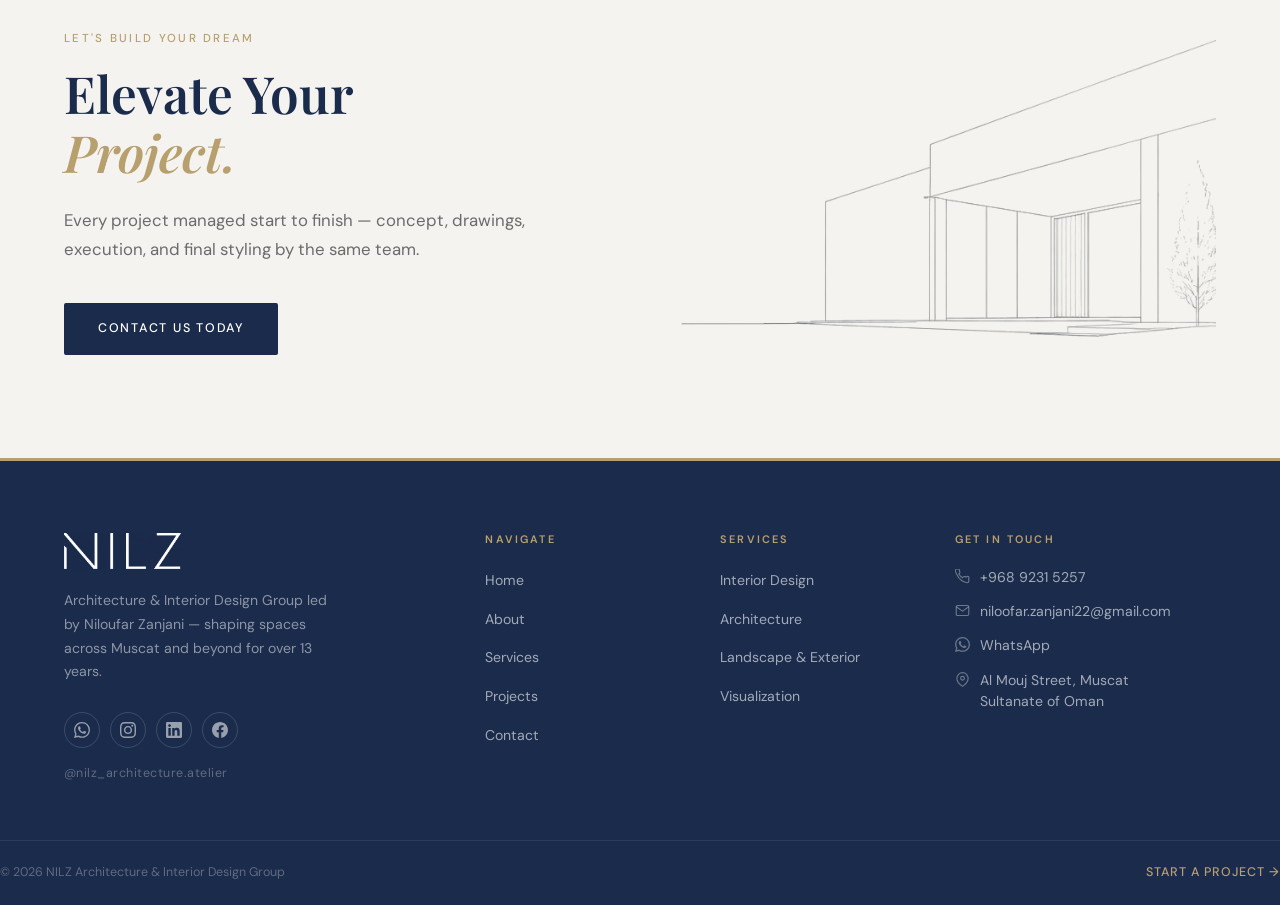
<file: services.html>
<!DOCTYPE html>
<html lang="en">
<head>
  <meta charset="UTF-8">
  <meta name="viewport" content="width=device-width, initial-scale=1.0">
  <title>Services — NILZ Architecture & Interior Design Group</title>
  <link rel="icon" type="image/png" href="assets/images/logo.png">
  <link rel="preconnect" href="https://fonts.googleapis.com">
  <link rel="preconnect" href="https://fonts.gstatic.com" crossorigin>
  <link href="https://fonts.googleapis.com/css2?family=Playfair+Display:ital,wght@0,500;0,600;1,500;1,600&family=DM+Sans:wght@300;400;500&display=swap" rel="stylesheet">
  <link rel="stylesheet" href="css/style.css">
</head>
<body>

  <section class="page-hero">
    <img src="assets/images/services-hero.jpg" alt="" class="page-hero__bg">
    <div class="page-hero__content">
      <span class="section-tag page-hero__tag">02 — Services</span>
      <h1 class="page-hero__title display" data-cms="hero_title">Architecture shaped by<br>vision and detail.</h1>
    </div>
  </section>

  <!-- ── Services list ───────────────────── -->
  <section class="section section--white">
    <div class="container">
      <p class="services-intro fade-up" data-cms="intro">We deliver thoughtful architectural solutions.</p>
      <div id="services-list" class="services-list"></div>
    </div>
  </section>

  <!-- ── How we work ─────────────────────── -->
  <section class="section section--navy process-section">
    <div class="container">
      <span class="section-tag">How We Work</span>
      <h2 class="section-title fade-up" style="color:var(--white);margin-bottom:60px">Build with intention.<br><em style="color:var(--gold)">Inspire for generations.</em></h2>
      <div id="process-steps" class="process-grid"></div>
      <div style="text-align:center;margin-top:60px" class="fade-up">
        <a href="contact.html" class="btn btn--gold">Reach Out Now</a>
      </div>
    </div>
  </section>

  <div id="rotating-text-placeholder"></div>

  <script src="https://identity.netlify.com/v1/netlify-identity-widget.js"></script>
  <script>
    if (window.netlifyIdentity) {
      window.netlifyIdentity.on("init", user => {
        if (!user) window.netlifyIdentity.on("login", () => document.location.href = "/admin/");
      });
    }
  </script>
  <script type="module">
    import { initHeader } from './js/components/header.js';
    import { initFooter } from './js/components/footer.js';
    import { initRotatingText } from './js/components/rotating-text.js';
    import { loadSite, renderSiteContent } from './js/content.js';
    import { init as initMain } from './js/main.js';

    initHeader();
    initFooter();
    initRotatingText('#rotating-text-placeholder', {
      tag:            "Let's Build Your Dream",
      headline:       'Elevate Your',
      headlineEm:     'Project.',
      sub:            'Every project managed start to finish — concept, drawings, execution, and final styling by the same team.',
      ctaLabel:       'Contact Us Today',
      ctaHref:        'contact.html',
      decorativeImage:'assets/images/line-art-hero.png',
    });

    const site = await loadSite();
    const { items, process } = site.services;

    document.getElementById('services-list').innerHTML = items.map((s, i) => `
      <div class="service-row fade-up ${i % 2 !== 0 ? 'service-row--reverse' : ''}">
        <div class="service-row__img" style="background-image:url('${s.image}')"></div>
        <div class="service-row__body">
          <span class="service-row__num">${s.number}</span>
          <h2 class="service-row__title">${s.title}</h2>
          <p class="service-row__desc">${s.body}</p>
          <div class="service-row__tools">
            ${s.tools.map(t => `<span class="tool-tag">${t}</span>`).join('')}
          </div>
        </div>
      </div>`).join('');

    document.getElementById('process-steps').innerHTML = process.map(p => `
      <div class="process-step fade-up">
        <span class="process-num">${p.number}</span>
        <h3 class="process-title">${p.title}</h3>
        <p class="process-body">${p.body}</p>
      </div>`).join('');

    await renderSiteContent('services');
    initMain();
  </script>
</body>
</html>
</file>
<file: css/style.css>
/* ═══════════════════════════════════════════
   NILZ W2 — style.css
   ═══════════════════════════════════════════ */

/* ─── Tokens ─────────────────────────────── */
:root {
  --navy:   #1B2B4B;
  --gold:   #B8A06E;
  --cream:  #F5F3EF;
  --white:  #FFFFFF;
  --gray:   #6B6B6B;
  --dark:   #111111;

  --font-display: 'Playfair Display', serif;
  --font-body:    'DM Sans', sans-serif;

  --max-w: 1280px;
  --pad:   clamp(24px, 5vw, 80px);
  --section-pad: clamp(64px, 8vw, 120px);

  --ease: cubic-bezier(0.4, 0, 0.2, 1);
  --radius: 8px;
}

/* ─── Reset ──────────────────────────────── */
*, *::before, *::after { box-sizing: border-box; margin: 0; padding: 0; }
html { scroll-behavior: smooth; }
body {
  font-family: var(--font-body);
  background: var(--cream);
  color: var(--navy);
  line-height: 1.6;
  -webkit-font-smoothing: antialiased;
}
img, video { display: block; max-width: 100%; }
a { color: inherit; text-decoration: none; }
button { cursor: pointer; border: none; background: none; font: inherit; }
ul { list-style: none; }

/* ─── Typography ─────────────────────────── */
h1, h2, h3, h4 {
  font-family: var(--font-display);
  font-weight: 600;
  line-height: 1.15;
}
.display {
  font-size: clamp(2.8rem, 6vw, 5.5rem);
  font-weight: 500;
  line-height: 1.1;
}
.section-title {
  font-size: clamp(2rem, 4vw, 3.5rem);
  font-weight: 600;
}
.section-tag {
  font-family: var(--font-body);
  font-size: 0.72rem;
  font-weight: 500;
  letter-spacing: 0.2em;
  text-transform: uppercase;
  color: var(--gold);
  display: block;
  margin-bottom: 16px;
}

/* ─── Layout utilities ───────────────────── */
.container {
  max-width: var(--max-w);
  margin: 0 auto;
  padding: 0 var(--pad);
}
.section { padding: var(--section-pad) 0; }
.section--dark { background: var(--navy); color: var(--white); }
.section--navy { background: var(--navy); color: var(--white); }
.section--cream { background: var(--cream); }
.section--white { background: var(--white); }

/* ─── Buttons ────────────────────────────── */
.btn {
  display: inline-flex;
  align-items: center;
  gap: 10px;
  padding: 14px 32px;
  font-family: var(--font-body);
  font-size: 0.78rem;
  font-weight: 500;
  letter-spacing: 0.14em;
  text-transform: uppercase;
  border-radius: 2px;
  transition: background 0.3s var(--ease), color 0.3s var(--ease), border-color 0.3s var(--ease);
}
.btn--solid {
  background: var(--navy);
  color: var(--white);
  border: 2px solid var(--navy);
}
.btn--solid:hover { background: var(--gold); border-color: var(--gold); }
.btn--outline {
  background: transparent;
  color: var(--navy);
  border: 2px solid var(--navy);
}
.btn--outline:hover { background: var(--navy); color: var(--white); }
.btn--outline-light {
  background: transparent;
  color: var(--white);
  border: 2px solid rgba(255,255,255,0.5);
}
.btn--outline-light:hover { background: var(--white); color: var(--navy); }
.btn--gold {
  background: var(--gold);
  color: var(--white);
  border: 2px solid var(--gold);
}
.btn--gold:hover { background: var(--navy); border-color: var(--navy); }

/* ─── Fade-in on scroll ──────────────────── */
.fade-up {
  opacity: 0;
  transform: translateY(40px);
  transition: opacity 0.7s var(--ease), transform 0.7s var(--ease);
}
.fade-up.visible {
  opacity: 1;
  transform: translateY(0);
}
.fade-up.delay-1 { transition-delay: 0.1s; }
.fade-up.delay-2 { transition-delay: 0.2s; }
.fade-up.delay-3 { transition-delay: 0.35s; }

/* ─── Page hero (inner pages) ────────────── */
.page-hero {
  height: 55vh;
  min-height: 360px;
  background: var(--navy);
  display: flex;
  align-items: flex-end;
  padding: 0 var(--pad);
  padding-bottom: var(--section-pad);
  position: relative;
  overflow: hidden;
}
.page-hero__bg {
  position: absolute;
  inset: 0;
  object-fit: cover;
  width: 100%;
  height: 100%;
  opacity: 0.25;
}
.page-hero__content { position: relative; z-index: 1; max-width: var(--max-w); width: 100%; margin: 0 auto; }
.page-hero__tag { color: var(--gold); }
.page-hero__title { color: var(--white); font-size: clamp(2.2rem, 5vw, 4rem); }

/* ─── Header ─────────────────────────────── */
#site-header {
  position: fixed;
  top: 0; left: 0; right: 0;
  z-index: 100;
  padding: 20px 0;
  transition: background 0.4s var(--ease), padding 0.4s var(--ease), box-shadow 0.4s var(--ease);
}
#site-header.scrolled {
  background: var(--white);
  padding: 12px 0;
  box-shadow: 0 2px 20px rgba(0,0,0,0.08);
}
.header-inner {
  display: flex;
  align-items: center;
  gap: 40px;
}

/* ── Logo swap ──────────────────────────────
   All pages open with a dark hero behind the transparent header.
   Default = white logo. On scroll the header turns white → blue logo. */
.header-logo { display: flex; align-items: center; }
.header-logo__img { height: 36px; width: auto; display: block; }
.header-logo__img--white { display: block; }
.header-logo__img--blue  { display: none; }
#site-header.scrolled .header-logo__img--white { display: none; }
#site-header.scrolled .header-logo__img--blue  { display: block; }

/* ── Nav links ─────────────────────────────
   Default = white (all pages have a dark hero behind transparent header).
   Scrolled = navy (white header background). */
.header-nav { margin-left: auto; }
.header-nav ul { display: flex; gap: 40px; }
.header-nav a {
  font-family: var(--font-body);
  font-size: 0.78rem;
  font-weight: 500;
  letter-spacing: 0.12em;
  text-transform: uppercase;
  color: var(--white);
  transition: color 0.3s;
}
.header-nav a:hover,
.header-nav a.active { color: var(--gold); }
#site-header.scrolled .header-nav a { color: var(--navy); }
#site-header.scrolled .header-nav a:hover,
#site-header.scrolled .header-nav a.active { color: var(--gold); }

/* ── CTA button + burger ────────────────── */
.header-cta {
  margin-left: 24px;
  padding: 10px 22px;
  font-size: 0.72rem;
  color: var(--white);
  border-color: rgba(255,255,255,0.6);
}
#site-header.scrolled .header-cta {
  color: var(--navy);
  border-color: var(--navy);
}
.header-burger { display: none; flex-direction: column; gap: 5px; padding: 4px; }
.header-burger span {
  display: block; width: 24px; height: 2px;
  background: var(--white); transition: all 0.3s;
}
#site-header.scrolled .header-burger span { background: var(--navy); }

@media (max-width: 900px) {
  .header-nav { display: none; }
  .header-nav.open {
    display: flex;
    position: fixed;
    inset: 0;
    background: var(--white);
    align-items: center;
    justify-content: center;
    z-index: 99;
  }
  .header-nav.open ul { flex-direction: column; align-items: center; gap: 32px; }
  .header-nav.open a { font-size: 1.5rem; letter-spacing: 0.1em; color: var(--navy); }
  .header-cta { display: none; }
  .header-burger { display: flex; margin-left: auto; z-index: 101; }
}

/* ─── Footer ─────────────────────────────── */
#site-footer {
  background: var(--navy);
  color: var(--white);
  padding-top: 72px;
  border-top: 3px solid var(--gold);
}
.footer-main {
  display: grid;
  grid-template-columns: 2fr 1fr 1fr 1.4fr;
  gap: 48px;
  padding-bottom: 56px;
  border-bottom: 1px solid rgba(255,255,255,0.08);
}

/* Brand column */
.footer-logo { height: 36px; width: auto; display: block; margin-bottom: 20px; }
.footer-desc {
  font-size: 0.88rem;
  color: rgba(255,255,255,0.5);
  line-height: 1.7;
  margin-bottom: 28px;
  max-width: 280px;
}
.footer-social { display: flex; gap: 10px; margin-bottom: 16px; }
.footer-social a {
  display: flex; align-items: center; justify-content: center;
  width: 36px; height: 36px;
  border-radius: 50%;
  border: 1px solid rgba(255,255,255,0.15);
  color: rgba(255,255,255,0.55);
  transition: background 0.3s, color 0.3s, border-color 0.3s;
}
.footer-social a:hover { background: var(--gold); border-color: var(--gold); color: var(--white); }
.footer-social svg { width: 16px; height: 16px; }
.footer-instagram {
  font-size: 0.78rem;
  color: rgba(255,255,255,0.3);
  letter-spacing: 0.04em;
}

/* Column headings */
.footer-heading {
  font-family: var(--font-body);
  font-size: 0.68rem;
  font-weight: 600;
  letter-spacing: 0.2em;
  text-transform: uppercase;
  color: var(--gold);
  margin-bottom: 22px;
}

/* Nav + Services columns */
.footer-col ul { display: flex; flex-direction: column; gap: 13px; }
.footer-col a, .footer-col span {
  font-size: 0.88rem;
  color: rgba(255,255,255,0.6);
  transition: color 0.3s;
  line-height: 1.5;
}
.footer-col a:hover { color: var(--white); }

/* Contact column */
.footer-contact-row {
  display: flex;
  align-items: flex-start;
  gap: 10px;
  font-size: 0.88rem;
  color: rgba(255,255,255,0.6) !important;
  transition: color 0.3s;
  line-height: 1.5;
}
.footer-contact-row:hover { color: var(--white) !important; }
.footer-contact-row svg { width: 15px; height: 15px; flex-shrink: 0; margin-top: 2px; opacity: 0.6; }
.footer-address { cursor: default; }
.footer-address:hover { color: rgba(255,255,255,0.6) !important; }

/* Bottom bar */
.footer-bottom {
  display: flex;
  justify-content: space-between;
  align-items: center;
  padding: 22px 0;
  font-size: 0.78rem;
  color: rgba(255,255,255,0.3);
}
.footer-bottom-cta {
  font-size: 0.78rem;
  font-weight: 500;
  letter-spacing: 0.08em;
  color: var(--gold) !important;
  text-transform: uppercase;
  transition: opacity 0.3s;
}
.footer-bottom-cta:hover { opacity: 0.7; }

@media (max-width: 1024px) {
  .footer-main { grid-template-columns: 1fr 1fr; gap: 40px; }
  .footer-brand { grid-column: span 2; }
  .footer-desc  { max-width: 100%; }
}
@media (max-width: 600px) {
  .footer-main { grid-template-columns: 1fr; }
  .footer-brand { grid-column: span 1; }
  .footer-bottom { flex-direction: column; gap: 12px; text-align: center; }
}

/* ─── CTA Section ────────────────────────── */
.cta-section { text-align: center; }
.cta-inner { max-width: 720px; margin: 0 auto; }
.cta-title { color: var(--white); margin-bottom: 20px; }
.cta-body { color: rgba(255,255,255,0.7); font-size: 1.05rem; margin-bottom: 40px; }

/* ─── Statement Section ───────────────────── */
.statement-section { border-top: 1px solid rgba(27,43,75,0.1); }

/* Centred (About / Services) */
.statement-inner { max-width: 760px; text-align: center; }
.statement-cta   { margin: 0 auto; }

/* Split with decorative image (Home) */
.statement-section--split { overflow: hidden; }
.statement-split {
  display: grid;
  grid-template-columns: 1fr 1fr;
  align-items: center;
  gap: 60px;
}
.statement-body { padding-right: 20px; }
.statement-art {
  display: flex;
  align-items: center;
  justify-content: center;
  position: relative;
}
.statement-art__img {
  width: 100%;
  height: auto;
  opacity: 0.55;
  mix-blend-mode: multiply;
}

/* Shared */
.statement-headline { margin-bottom: 24px; }
.statement-headline em { font-style: italic; color: var(--gold); }
.statement-sub {
  color: var(--gray);
  font-size: 1.05rem;
  line-height: 1.7;
  margin-bottom: 40px;
}

@media (max-width: 768px) {
  .statement-split { grid-template-columns: 1fr; }
  .statement-art   { display: none; }
  .statement-inner { text-align: center; }
}

/* ─── Hero ───────────────────────────────── */
.hero-section {
  position: relative;
  height: 100svh;
  min-height: 600px;
  display: flex;
  align-items: center;
  overflow: hidden;
  background: var(--navy);
}
.hero-video {
  position: absolute;
  inset: 0;
  width: 100%; height: 100%;
  object-fit: cover;
  opacity: 0.45;
}
.hero-overlay {
  position: absolute;
  inset: 0;
  background: linear-gradient(to bottom, rgba(27,43,75,0.5) 0%, rgba(27,43,75,0.3) 60%, rgba(27,43,75,0.7) 100%);
}
.hero-content {
  position: relative;
  z-index: 1;
  padding-top: 100px;
}
.hero-eyebrow {
  font-family: var(--font-body);
  font-size: 0.72rem;
  font-weight: 500;
  letter-spacing: 0.2em;
  text-transform: uppercase;
  color: var(--gold);
  margin-bottom: 20px;
}
.hero-headline {
  color: var(--white);
  max-width: 780px;
  margin-bottom: 20px;
}
.hero-sub {
  font-family: var(--font-body);
  font-weight: 300;
  font-size: 1rem;
  letter-spacing: 0.3em;
  text-transform: uppercase;
  color: rgba(255,255,255,0.65);
  margin-bottom: 48px;
}
.hero-actions { display: flex; gap: 16px; flex-wrap: wrap; }
.hero-scroll-hint {
  position: absolute;
  bottom: 40px;
  right: var(--pad);
  display: flex;
  flex-direction: column;
  align-items: center;
  gap: 10px;
  color: rgba(255,255,255,0.5);
  font-size: 0.7rem;
  letter-spacing: 0.15em;
  text-transform: uppercase;
  writing-mode: vertical-rl;
}
.hero-scroll-line {
  width: 1px;
  height: 60px;
  background: linear-gradient(to bottom, rgba(255,255,255,0.5), transparent);
  animation: scroll-pulse 2s ease-in-out infinite;
}
@keyframes scroll-pulse {
  0%, 100% { opacity: 0.4; transform: scaleY(1); }
  50%       { opacity: 1;   transform: scaleY(1.2); }
}

/* ─── Marquee ────────────────────────────── */
.marquee-track {
  overflow: hidden;
  background: var(--navy);
  padding: 20px 0;
  white-space: nowrap;
}
.marquee-inner {
  display: inline-flex;
  gap: 0;
  animation: marquee-scroll 30s linear infinite;
}
.marquee-inner span {
  font-family: var(--font-body);
  font-size: 0.78rem;
  font-weight: 500;
  letter-spacing: 0.18em;
  text-transform: uppercase;
  color: rgba(255,255,255,0.7);
  padding: 0 28px;
}
.marquee-dot { color: var(--gold) !important; padding: 0 4px !important; }
@keyframes marquee-scroll {
  from { transform: translateX(0); }
  to   { transform: translateX(-50%); }
}

/* ─── About teaser ───────────────────────── */
.about-teaser__inner {
  display: grid;
  grid-template-columns: 1fr 1fr;
  gap: 80px;
  align-items: center;
}
.about-teaser__left .section-title { margin-bottom: 32px; }
.about-teaser__actions { display: flex; gap: 16px; flex-wrap: wrap; }
.about-teaser__right p {
  font-size: 1.05rem;
  color: var(--gray);
  line-height: 1.8;
  margin-bottom: 32px;
}
.about-teaser__img {
  width: 100%;
  border-radius: 20px;
  aspect-ratio: 3/4;
  object-fit: cover;
}
@media (max-width: 900px) {
  .about-teaser__inner { grid-template-columns: 1fr; gap: 48px; }
}

/* ─── Stacked project cards ──────────────── */
.stacked-projects .section-title em { font-style: italic; color: var(--gold); }
.stacked-projects__list { margin-top: 64px; }
.stack-card {
  display: grid;
  grid-template-columns: 1fr 1fr;
  min-height: 520px;
  border-top: 1px solid rgba(27,43,75,0.1);
}
.stack-card--reverse { direction: rtl; }
.stack-card--reverse > * { direction: ltr; }
.stack-card__img {
  background-size: cover;
  background-position: center;
  min-height: 420px;
}
.stack-card__body {
  padding: clamp(40px, 5vw, 80px);
  display: flex;
  flex-direction: column;
  justify-content: center;
}
.stack-card__title {
  font-size: clamp(1.8rem, 3vw, 2.8rem);
  margin: 12px 0 8px;
}
.stack-card__loc {
  font-size: 0.82rem;
  color: var(--gold);
  letter-spacing: 0.1em;
  margin-bottom: 16px;
}
.stack-card__desc { color: var(--gray); line-height: 1.8; }
@media (max-width: 900px) {
  .stack-card, .stack-card--reverse { grid-template-columns: 1fr; direction: ltr; }
  .stack-card__img { min-height: 300px; }
  .stack-card__body { padding: 32px var(--pad); }
}

/* ─── About page ─────────────────────────── */
.about-bio__inner {
  display: grid;
  grid-template-columns: 380px 1fr;
  gap: 80px;
  align-items: start;
}
.about-bio__img {
  width: 100%;
  border-radius: 20px;
  aspect-ratio: 3/4;
  object-fit: cover;
  margin-bottom: 32px;
}
.about-bio__stats {
  display: grid;
  grid-template-columns: repeat(3, 1fr);
  gap: 16px;
  text-align: center;
}
.stat-number {
  display: block;
  font-family: var(--font-display);
  font-size: 1.8rem;
  font-weight: 600;
  color: var(--navy);
}
.stat-label {
  font-size: 0.72rem;
  letter-spacing: 0.1em;
  text-transform: uppercase;
  color: var(--gray);
}
.about-bio__text .section-tag { margin-bottom: 24px; }
.about-bio__text p {
  font-size: 1.05rem;
  color: var(--gray);
  line-height: 1.85;
  margin-bottom: 20px;
}

/* Values grid */
.values-section .section-title { margin-bottom: 56px; }
.values-grid {
  display: grid;
  grid-template-columns: repeat(2, 1fr);
  gap: 2px;
  background: rgba(27,43,75,0.08);
}
.value-card {
  background: var(--cream);
  padding: 48px 40px;
  transition: background 0.3s;
}
.value-card:hover { background: var(--white); }
.value-number {
  display: block;
  font-family: var(--font-display);
  font-size: 2.5rem;
  font-weight: 500;
  color: rgba(27,43,75,0.15);
  margin-bottom: 16px;
}
.value-title {
  font-size: 1.25rem;
  margin-bottom: 12px;
  color: var(--navy);
}
.value-body { color: var(--gray); line-height: 1.75; }

@media (max-width: 900px) {
  .about-bio__inner { grid-template-columns: 1fr; }
  .values-grid { grid-template-columns: 1fr; }
}

/* ─── Services page ──────────────────────── */
.services-intro {
  font-size: 1.25rem;
  color: var(--gray);
  max-width: 600px;
  margin-bottom: 64px;
  line-height: 1.75;
}
.service-row {
  display: grid;
  grid-template-columns: 1fr 1fr;
  min-height: 480px;
  border-top: 1px solid rgba(27,43,75,0.1);
}
.service-row--reverse { direction: rtl; }
.service-row--reverse > * { direction: ltr; }
.service-row__img { background-size: cover; background-position: center; }
.service-row__body {
  padding: clamp(40px, 5vw, 80px);
  display: flex;
  flex-direction: column;
  justify-content: center;
}
.service-row__num {
  font-family: var(--font-display);
  font-size: 4rem;
  font-weight: 500;
  color: rgba(27,43,75,0.1);
  line-height: 1;
  margin-bottom: 16px;
}
.service-row__title { font-size: 2rem; margin-bottom: 16px; }
.service-row__desc { color: var(--gray); line-height: 1.8; margin-bottom: 24px; }
.service-row__tools { display: flex; flex-wrap: wrap; gap: 8px; }
.tool-tag {
  padding: 6px 14px;
  border: 1px solid rgba(27,43,75,0.2);
  border-radius: 2px;
  font-size: 0.72rem;
  letter-spacing: 0.1em;
  color: var(--navy);
}

/* Process grid */
.process-grid {
  display: grid;
  grid-template-columns: repeat(4, 1fr);
  gap: 2px;
}
.process-step {
  background: rgba(255,255,255,0.05);
  padding: 40px 32px;
  border-top: 3px solid transparent;
  transition: border-color 0.3s, background 0.3s;
}
.process-step:hover { border-color: var(--gold); background: rgba(255,255,255,0.08); }
.process-num {
  display: block;
  font-family: var(--font-display);
  font-size: 2.5rem;
  font-weight: 500;
  color: var(--gold);
  opacity: 0.5;
  margin-bottom: 16px;
}
.process-title { color: var(--white); font-size: 1.1rem; margin-bottom: 12px; }
.process-body { color: rgba(255,255,255,0.6); font-size: 0.92rem; line-height: 1.75; }

@media (max-width: 1100px) { .process-grid { grid-template-columns: repeat(2, 1fr); } }
@media (max-width: 900px) {
  .service-row, .service-row--reverse { grid-template-columns: 1fr; direction: ltr; }
  .service-row__img { min-height: 280px; }
  .process-grid { grid-template-columns: 1fr; }
}

/* ─── Projects page ──────────────────────── */
.filter-bar {
  display: flex;
  flex-wrap: wrap;
  gap: 10px;
  margin-bottom: 56px;
}
.filter-btn {
  padding: 10px 22px;
  border: 1px solid rgba(27,43,75,0.25);
  border-radius: 2px;
  font-family: var(--font-body);
  font-size: 0.75rem;
  font-weight: 500;
  letter-spacing: 0.1em;
  text-transform: uppercase;
  color: var(--navy);
  background: transparent;
  transition: all 0.3s;
}
.filter-btn:hover,
.filter-btn.active {
  background: var(--navy);
  color: var(--white);
  border-color: var(--navy);
}
.projects-grid {
  display: grid;
  grid-template-columns: repeat(3, 1fr);
  gap: 24px;
  margin-bottom: 64px;
}
.project-card {
  background: var(--white);
  border-radius: 8px;
  overflow: hidden;
  transition: transform 0.4s var(--ease), box-shadow 0.4s var(--ease);
}
.project-card:hover {
  transform: translateY(-6px);
  box-shadow: 0 20px 60px rgba(27,43,75,0.12);
}
.project-card__img {
  aspect-ratio: 4/3;
  background-size: cover;
  background-position: center;
  transition: transform 0.5s var(--ease);
}
.project-card:hover .project-card__img { transform: scale(1.04); }
.project-card__body { padding: 24px 28px 32px; }
.project-card__cat {
  font-size: 0.68rem;
  font-weight: 500;
  letter-spacing: 0.15em;
  text-transform: uppercase;
  color: var(--gold);
  display: block;
  margin-bottom: 8px;
}
.project-card__title {
  font-size: 1.2rem;
  margin-bottom: 6px;
}
.project-card__loc {
  font-size: 0.8rem;
  color: var(--gray);
  margin-bottom: 12px;
}
.project-card__desc {
  font-size: 0.88rem;
  color: var(--gray);
  line-height: 1.7;
}
.projects-instagram {
  text-align: center;
  padding: 48px 0;
  border-top: 1px solid rgba(27,43,75,0.1);
}
.projects-instagram p {
  color: var(--gray);
  margin-bottom: 16px;
  font-size: 0.9rem;
  letter-spacing: 0.08em;
  text-transform: uppercase;
}
.page-hero__title em { font-style: italic; color: var(--gold); }

@media (max-width: 1100px) { .projects-grid { grid-template-columns: repeat(2, 1fr); } }
@media (max-width: 600px) { .projects-grid { grid-template-columns: 1fr; } }

/* ─── Contact page ───────────────────────── */
.contact-inner {
  display: grid;
  grid-template-columns: 1fr 380px;
  gap: 80px;
  align-items: start;
}
.contact-form__title { font-size: 1.8rem; margin-bottom: 40px; }
.form-row { display: grid; grid-template-columns: 1fr 1fr; gap: 20px; }
.form-group { display: flex; flex-direction: column; gap: 8px; margin-bottom: 20px; }
.form-group label {
  font-size: 0.75rem;
  font-weight: 500;
  letter-spacing: 0.1em;
  text-transform: uppercase;
  color: var(--navy);
}
.form-group input,
.form-group textarea,
.form-group select {
  padding: 14px 16px;
  border: 1px solid rgba(27,43,75,0.2);
  border-radius: 2px;
  font-family: var(--font-body);
  font-size: 0.95rem;
  color: var(--navy);
  background: var(--cream);
  transition: border-color 0.3s;
  outline: none;
}
.form-group input:focus,
.form-group textarea:focus { border-color: var(--gold); background: var(--white); }
.form-group textarea { resize: vertical; min-height: 120px; }
.form-checks { display: flex; flex-wrap: wrap; gap: 12px; }
.check-label {
  display: flex;
  align-items: center;
  gap: 8px;
  font-size: 0.88rem;
  cursor: pointer;
  color: var(--navy);
}
.check-label input { accent-color: var(--gold); width: 16px; height: 16px; }

.contact-info { padding-top: 8px; }
.contact-info__item { margin-bottom: 40px; }
.contact-info__label {
  display: block;
  font-size: 0.7rem;
  font-weight: 500;
  letter-spacing: 0.18em;
  text-transform: uppercase;
  color: var(--gold);
  margin-bottom: 8px;
}
.contact-info__value {
  font-size: 1.1rem;
  color: var(--navy);
  line-height: 1.6;
}
a.contact-info__value:hover { color: var(--gold); }
.contact-socials { display: flex; gap: 16px; margin-top: 4px; }
.contact-social-link { color: var(--navy); opacity: 0.6; transition: opacity 0.3s, color 0.3s; }
.contact-social-link:hover { opacity: 1; color: var(--gold); }
.contact-social-link svg { width: 22px; height: 22px; }

@media (max-width: 1000px) { .contact-inner { grid-template-columns: 1fr; } }
@media (max-width: 600px) { .form-row { grid-template-columns: 1fr; } }

/* ─── Global responsive ──────────────────── */
@media (max-width: 900px) {
  :root { --pad: 24px; --section-pad: 64px; }
}
</file>
